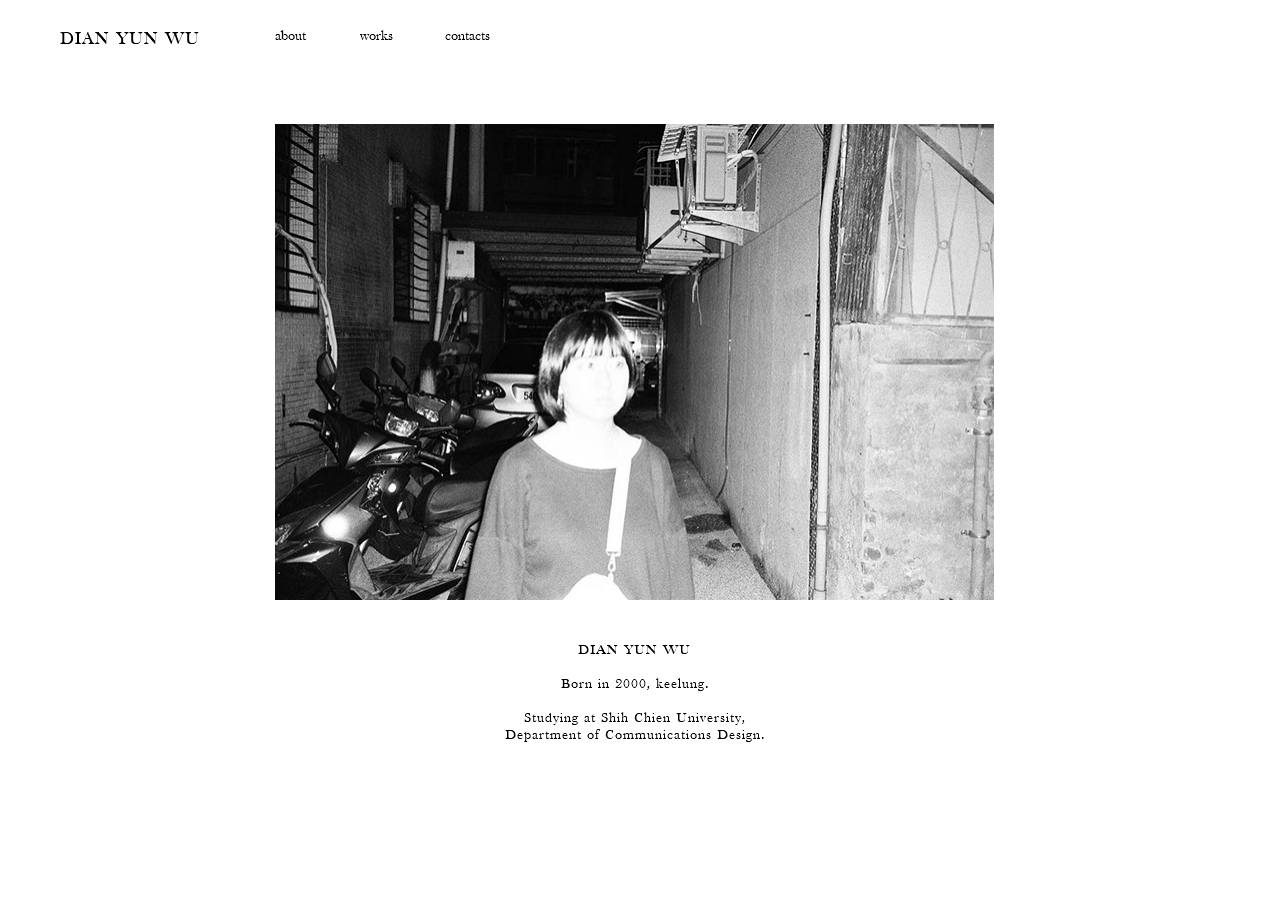
<file: about.html>
<!DOCTYPE html>
<html class="nojs html css_verticalspacer" lang="zh-TW">
 <head>

  <meta http-equiv="Content-type" content="text/html;charset=UTF-8"/>
  <meta name="generator" content="2018.1.1.386"/>
  
  <script type="text/javascript">
   // Update the 'nojs'/'js' class on the html node
document.documentElement.className = document.documentElement.className.replace(/\bnojs\b/g, 'js');

// Check that all required assets are uploaded and up-to-date
if(typeof Muse == "undefined") window.Muse = {}; window.Muse.assets = {"required":["museutils.js", "museconfig.js", "jquery.watch.js", "require.js", "about.css"], "outOfDate":[]};
</script>
  
  <link rel="shortcut icon" href="images/favicon.ico?crc=326028673"/>
  <title>about</title>
  <!-- CSS -->
  <link rel="stylesheet" type="text/css" href="css/site_global.css?crc=444006867"/>
  <link rel="stylesheet" type="text/css" href="css/about.css?crc=131323202" id="pagesheet"/>
   </head>
 <body>

  <div class="clearfix" id="page"><!-- group -->
   <a class="nonblock nontext grpelem" id="u1018-4" href="index.html"><!-- rasterized frame --><img id="u1018-4_img" alt="DIAN YUN WU" width="153" height="22" src="images/u1018-4.png?crc=3842711358"/></a>
   <div class="clearfix grpelem" id="ppu6386-4"><!-- column -->
    <div class="clearfix colelem" id="pu6386-4"><!-- group -->
     <a class="nonblock nontext MuseLinkActive grpelem" id="u6386-4" href="about.html"><!-- rasterized frame --><img id="u6386-4_img" alt="about" width="32" height="22" src="images/u6386-4-a.png?crc=3783734048"/></a>
     <a class="nonblock nontext grpelem" id="u6385-4" href="work.html"><!-- rasterized frame --><img id="u6385-4_img" alt="works" width="33" height="22" src="images/u6385-4.png?crc=55144272"/></a>
     <a class="nonblock nontext grpelem" id="u6384-4" href="contacts.html"><!-- rasterized frame --><img id="u6384-4_img" alt="contacts" width="46" height="22" src="images/u6384-4.png?crc=3814553318"/></a>
    </div>
    <div class="clip_frame colelem" id="u1104"><!-- image -->
     <img class="block" id="u1104_img" src="images/000012610003.jpg?crc=73129159" alt="" width="719" height="476"/>
    </div>
    <img class="colelem" id="u1130-14" alt="DIAN YUN WU Born in 2000, keelung. Studying at Shih Chien University, Department of Communications Design. " width="282" height="212" src="images/u1130-14.png?crc=3837015390"/><!-- rasterized frame -->
   </div>
   <div class="verticalspacer" data-offset-top="854" data-content-above-spacer="853" data-content-below-spacer="61"></div>
  </div>
  <!-- Other scripts -->
  <script type="text/javascript">
   // Decide whether to suppress missing file error or not based on preference setting
var suppressMissingFileError = false
</script>
  <script type="text/javascript">
   window.Muse.assets.check=function(c){if(!window.Muse.assets.checked){window.Muse.assets.checked=!0;var b={},d=function(a,b){if(window.getComputedStyle){var c=window.getComputedStyle(a,null);return c&&c.getPropertyValue(b)||c&&c[b]||""}if(document.documentElement.currentStyle)return(c=a.currentStyle)&&c[b]||a.style&&a.style[b]||"";return""},a=function(a){if(a.match(/^rgb/))return a=a.replace(/\s+/g,"").match(/([\d\,]+)/gi)[0].split(","),(parseInt(a[0])<<16)+(parseInt(a[1])<<8)+parseInt(a[2]);if(a.match(/^\#/))return parseInt(a.substr(1),
16);return 0},f=function(f){for(var g=document.getElementsByTagName("link"),j=0;j<g.length;j++)if("text/css"==g[j].type){var l=(g[j].href||"").match(/\/?css\/([\w\-]+\.css)\?crc=(\d+)/);if(!l||!l[1]||!l[2])break;b[l[1]]=l[2]}g=document.createElement("div");g.className="version";g.style.cssText="display:none; width:1px; height:1px;";document.getElementsByTagName("body")[0].appendChild(g);for(j=0;j<Muse.assets.required.length;){var l=Muse.assets.required[j],k=l.match(/([\w\-\.]+)\.(\w+)$/),i=k&&k[1]?
k[1]:null,k=k&&k[2]?k[2]:null;switch(k.toLowerCase()){case "css":i=i.replace(/\W/gi,"_").replace(/^([^a-z])/gi,"_$1");g.className+=" "+i;i=a(d(g,"color"));k=a(d(g,"backgroundColor"));i!=0||k!=0?(Muse.assets.required.splice(j,1),"undefined"!=typeof b[l]&&(i!=b[l]>>>24||k!=(b[l]&16777215))&&Muse.assets.outOfDate.push(l)):j++;g.className="version";break;case "js":j++;break;default:throw Error("Unsupported file type: "+k);}}c?c().jquery!="1.8.3"&&Muse.assets.outOfDate.push("jquery-1.8.3.min.js"):Muse.assets.required.push("jquery-1.8.3.min.js");
g.parentNode.removeChild(g);if(Muse.assets.outOfDate.length||Muse.assets.required.length)g="伺服器上的某些檔案可能遺失或不正確。請清除瀏覽器快取後再試一次。若問題持續發生，請聯絡網站作者。",f&&Muse.assets.outOfDate.length&&(g+="\nOut of date: "+Muse.assets.outOfDate.join(",")),f&&Muse.assets.required.length&&(g+="\nMissing: "+Muse.assets.required.join(",")),suppressMissingFileError?(g+="\nUse SuppressMissingFileError key in AppPrefs.xml to show missing file error pop up.",console.log(g)):alert(g)};location&&location.search&&location.search.match&&location.search.match(/muse_debug/gi)?
setTimeout(function(){f(!0)},5E3):f()}};
var muse_init=function(){require.config({baseUrl:""});require(["jquery","museutils","whatinput","jquery.watch"],function(c){var $ = c;$(document).ready(function(){try{
window.Muse.assets.check($);/* body */
Muse.Utils.transformMarkupToFixBrowserProblemsPreInit();/* body */
Muse.Utils.prepHyperlinks(true);/* body */
Muse.Utils.makeButtonsVisibleAfterSettingMinWidth();/* body */
Muse.Utils.fullPage('#page');/* 100% height page */
Muse.Utils.showWidgetsWhenReady();/* body */
Muse.Utils.transformMarkupToFixBrowserProblems();/* body */
}catch(b){if(b&&"function"==typeof b.notify?b.notify():Muse.Assert.fail("Error calling selector function: "+b),false)throw b;}})})};

</script>
  <!-- RequireJS script -->
  <script src="scripts/require.js?crc=4177726516" type="text/javascript" async data-main="scripts/museconfig.js?crc=128606099" onload="if (requirejs) requirejs.onError = function(requireType, requireModule) { if (requireType && requireType.toString && requireType.toString().indexOf && 0 <= requireType.toString().indexOf('#scripterror')) window.Muse.assets.check(); }" onerror="window.Muse.assets.check();"></script>
   </body>
</html>
</file>
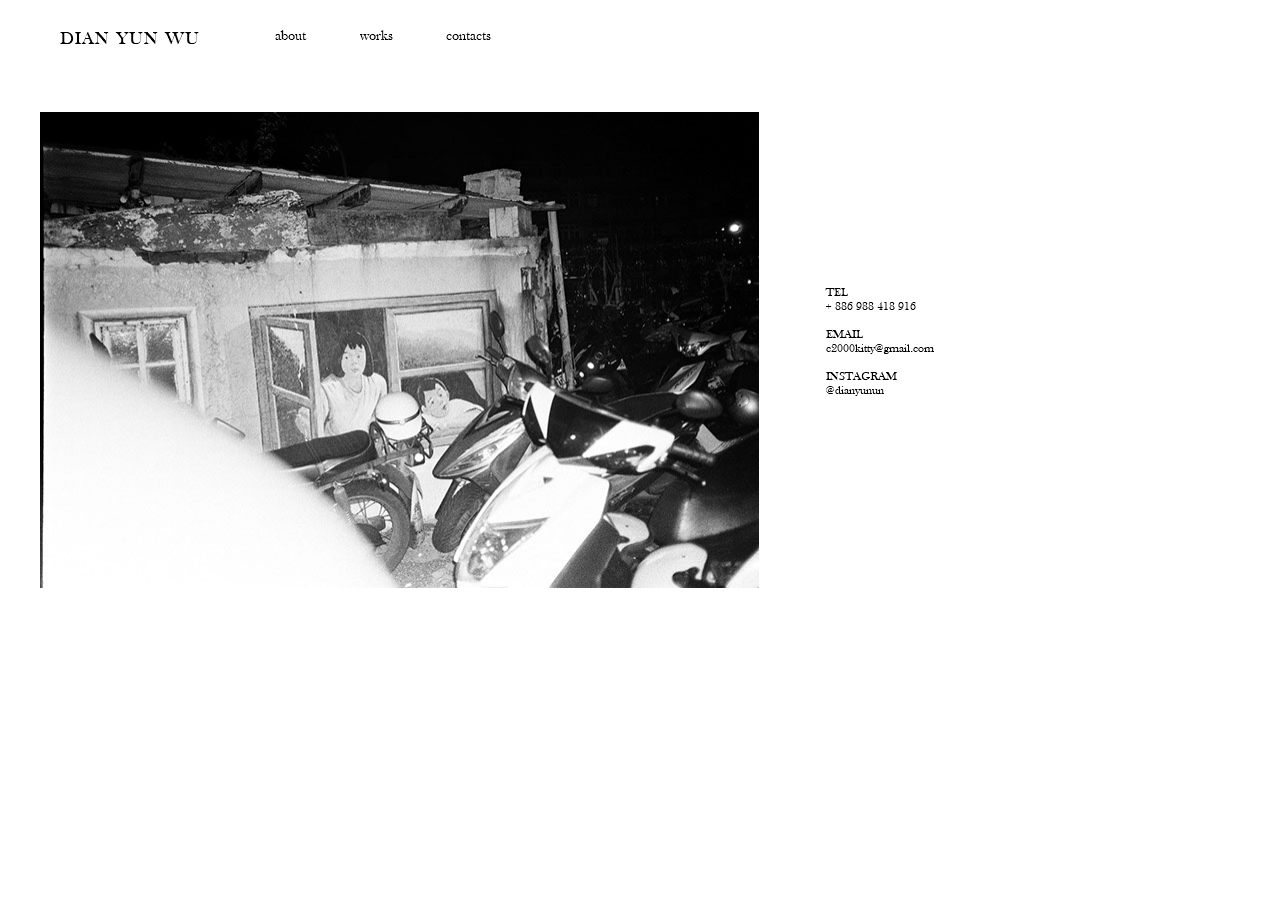
<file: contacts.html>
<!DOCTYPE html>
<html class="nojs html css_verticalspacer" lang="zh-TW">
 <head>

  <meta http-equiv="Content-type" content="text/html;charset=UTF-8"/>
  <meta name="generator" content="2018.1.1.386"/>
  
  <script type="text/javascript">
   // Update the 'nojs'/'js' class on the html node
document.documentElement.className = document.documentElement.className.replace(/\bnojs\b/g, 'js');

// Check that all required assets are uploaded and up-to-date
if(typeof Muse == "undefined") window.Muse = {}; window.Muse.assets = {"required":["museutils.js", "museconfig.js", "jquery.watch.js", "require.js", "contacts.css"], "outOfDate":[]};
</script>
  
  <link rel="shortcut icon" href="images/favicon.ico?crc=326028673"/>
  <title>contacts</title>
  <!-- CSS -->
  <link rel="stylesheet" type="text/css" href="css/site_global.css?crc=444006867"/>
  <link rel="stylesheet" type="text/css" href="css/contacts.css?crc=3898757708" id="pagesheet"/>
   </head>
 <body>

  <div class="clearfix" id="page"><!-- group -->
   <div class="clearfix grpelem" id="ppu1054-4"><!-- column -->
    <div class="clearfix colelem" id="pu1054-4"><!-- group -->
     <a class="nonblock nontext grpelem" id="u1054-4" href="index.html"><!-- rasterized frame --><img id="u1054-4_img" alt="DIAN YUN WU" width="153" height="22" src="images/u1054-4.png?crc=3842711358"/></a>
     <a class="nonblock nontext grpelem" id="u6404-4" href="about.html"><!-- rasterized frame --><img id="u6404-4_img" alt="about" width="32" height="22" src="images/u6404-4.png?crc=3783734048"/></a>
     <a class="nonblock nontext grpelem" id="u6403-4" href="work.html"><!-- rasterized frame --><img id="u6403-4_img" alt="works" width="33" height="22" src="images/u6403-4.png?crc=55144272"/></a>
     <a class="nonblock nontext MuseLinkActive grpelem" id="u6402-4" href="contacts.html"><!-- rasterized frame --><img id="u6402-4_img" alt="contacts" width="46" height="22" src="images/u6402-4-a.png?crc=3814553318"/></a>
    </div>
    <div class="clip_frame colelem" id="u1111"><!-- image -->
     <img class="block" id="u1111_img" src="images/000012610022719x476.jpg?crc=161016365" alt="" width="719" height="476"/>
    </div>
   </div>
   <img class="grpelem" id="u1070-17" alt="TEL + 886 988 418 916 EMAIL c2000kitty@gmail.com INSTAGRAM @dianyunun " width="112" height="129" src="images/u1070-17.png?crc=383680622"/><!-- rasterized frame -->
   <div class="verticalspacer" data-offset-top="588" data-content-above-spacer="587" data-content-below-spacer="61"></div>
  </div>
  <!-- Other scripts -->
  <script type="text/javascript">
   // Decide whether to suppress missing file error or not based on preference setting
var suppressMissingFileError = false
</script>
  <script type="text/javascript">
   window.Muse.assets.check=function(c){if(!window.Muse.assets.checked){window.Muse.assets.checked=!0;var b={},d=function(a,b){if(window.getComputedStyle){var c=window.getComputedStyle(a,null);return c&&c.getPropertyValue(b)||c&&c[b]||""}if(document.documentElement.currentStyle)return(c=a.currentStyle)&&c[b]||a.style&&a.style[b]||"";return""},a=function(a){if(a.match(/^rgb/))return a=a.replace(/\s+/g,"").match(/([\d\,]+)/gi)[0].split(","),(parseInt(a[0])<<16)+(parseInt(a[1])<<8)+parseInt(a[2]);if(a.match(/^\#/))return parseInt(a.substr(1),
16);return 0},f=function(f){for(var g=document.getElementsByTagName("link"),j=0;j<g.length;j++)if("text/css"==g[j].type){var l=(g[j].href||"").match(/\/?css\/([\w\-]+\.css)\?crc=(\d+)/);if(!l||!l[1]||!l[2])break;b[l[1]]=l[2]}g=document.createElement("div");g.className="version";g.style.cssText="display:none; width:1px; height:1px;";document.getElementsByTagName("body")[0].appendChild(g);for(j=0;j<Muse.assets.required.length;){var l=Muse.assets.required[j],k=l.match(/([\w\-\.]+)\.(\w+)$/),i=k&&k[1]?
k[1]:null,k=k&&k[2]?k[2]:null;switch(k.toLowerCase()){case "css":i=i.replace(/\W/gi,"_").replace(/^([^a-z])/gi,"_$1");g.className+=" "+i;i=a(d(g,"color"));k=a(d(g,"backgroundColor"));i!=0||k!=0?(Muse.assets.required.splice(j,1),"undefined"!=typeof b[l]&&(i!=b[l]>>>24||k!=(b[l]&16777215))&&Muse.assets.outOfDate.push(l)):j++;g.className="version";break;case "js":j++;break;default:throw Error("Unsupported file type: "+k);}}c?c().jquery!="1.8.3"&&Muse.assets.outOfDate.push("jquery-1.8.3.min.js"):Muse.assets.required.push("jquery-1.8.3.min.js");
g.parentNode.removeChild(g);if(Muse.assets.outOfDate.length||Muse.assets.required.length)g="伺服器上的某些檔案可能遺失或不正確。請清除瀏覽器快取後再試一次。若問題持續發生，請聯絡網站作者。",f&&Muse.assets.outOfDate.length&&(g+="\nOut of date: "+Muse.assets.outOfDate.join(",")),f&&Muse.assets.required.length&&(g+="\nMissing: "+Muse.assets.required.join(",")),suppressMissingFileError?(g+="\nUse SuppressMissingFileError key in AppPrefs.xml to show missing file error pop up.",console.log(g)):alert(g)};location&&location.search&&location.search.match&&location.search.match(/muse_debug/gi)?
setTimeout(function(){f(!0)},5E3):f()}};
var muse_init=function(){require.config({baseUrl:""});require(["jquery","museutils","whatinput","jquery.watch"],function(c){var $ = c;$(document).ready(function(){try{
window.Muse.assets.check($);/* body */
Muse.Utils.transformMarkupToFixBrowserProblemsPreInit();/* body */
Muse.Utils.prepHyperlinks(true);/* body */
Muse.Utils.makeButtonsVisibleAfterSettingMinWidth();/* body */
Muse.Utils.fullPage('#page');/* 100% height page */
Muse.Utils.showWidgetsWhenReady();/* body */
Muse.Utils.transformMarkupToFixBrowserProblems();/* body */
}catch(b){if(b&&"function"==typeof b.notify?b.notify():Muse.Assert.fail("Error calling selector function: "+b),false)throw b;}})})};

</script>
  <!-- RequireJS script -->
  <script src="scripts/require.js?crc=4177726516" type="text/javascript" async data-main="scripts/museconfig.js?crc=128606099" onload="if (requirejs) requirejs.onError = function(requireType, requireModule) { if (requireType && requireType.toString && requireType.toString().indexOf && 0 <= requireType.toString().indexOf('#scripterror')) window.Muse.assets.check(); }" onerror="window.Muse.assets.check();"></script>
   </body>
</html>
</file>
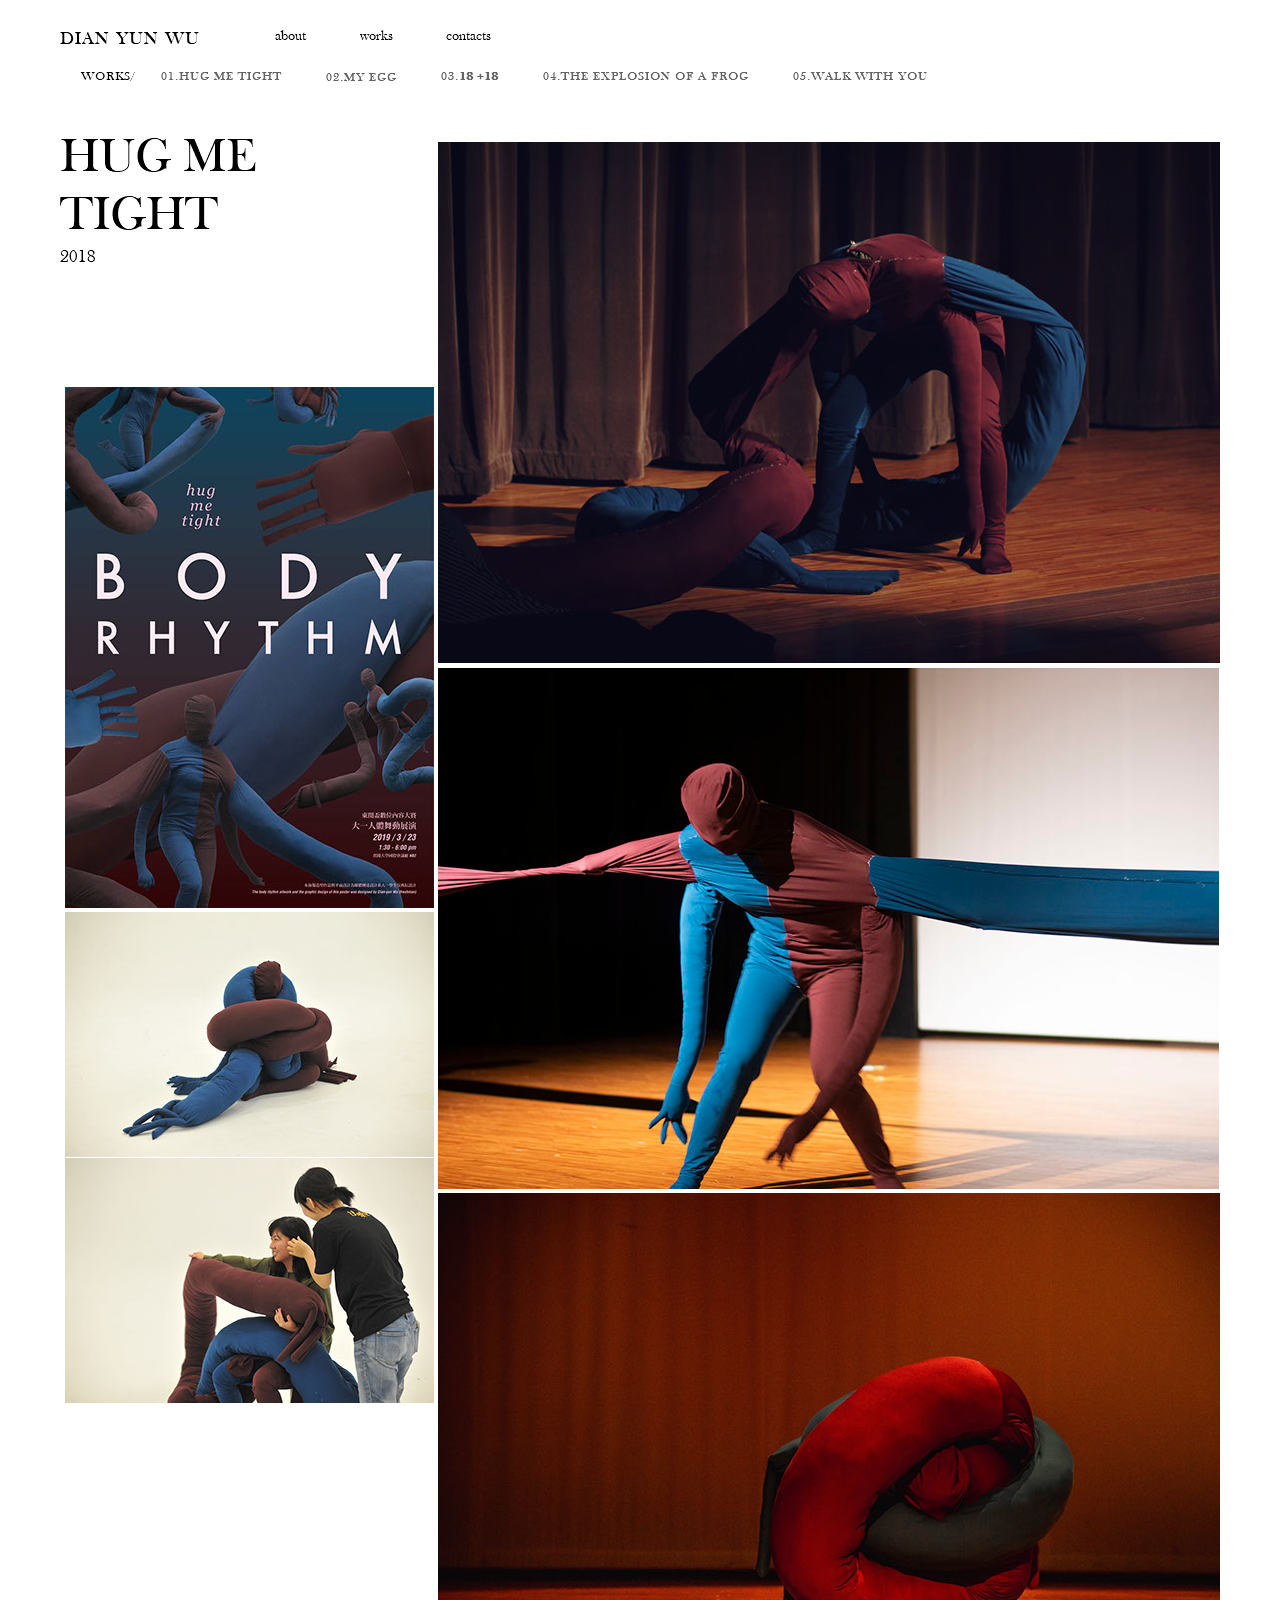
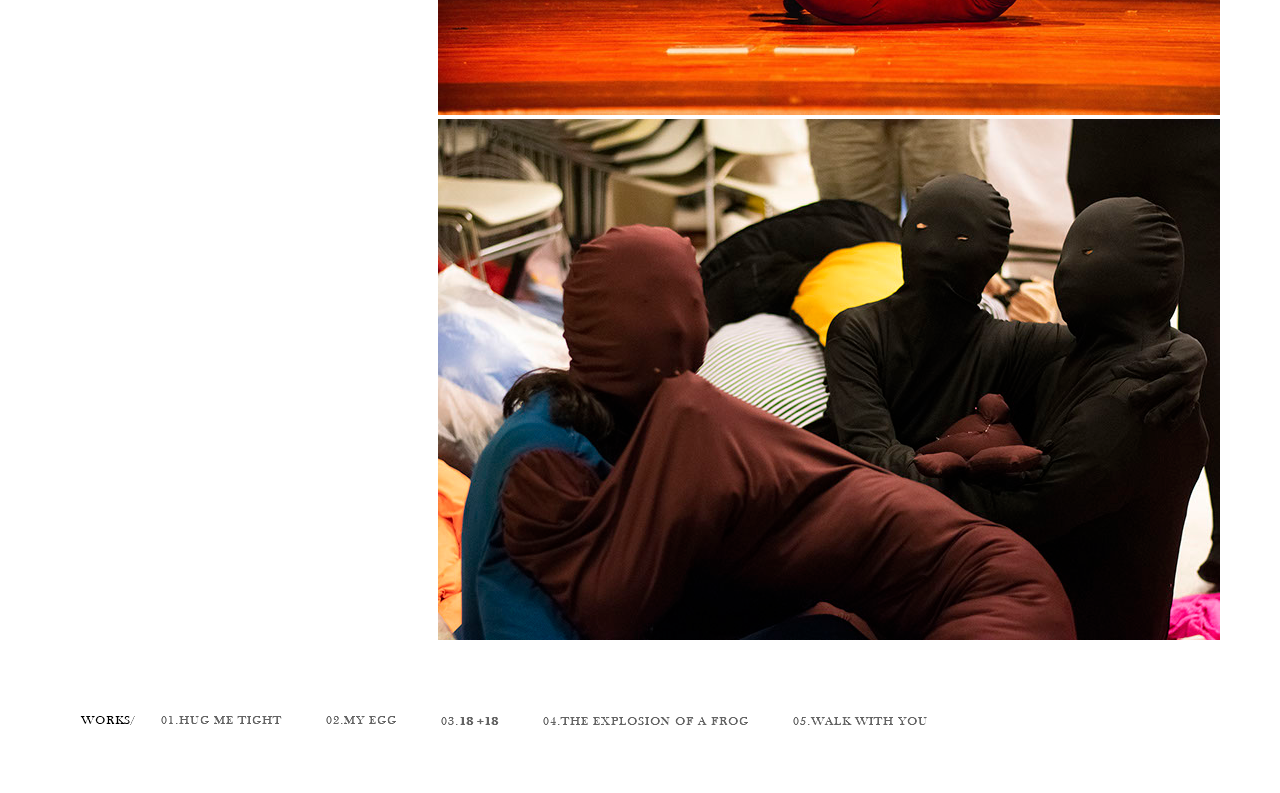
<file: hug-me-tight.html>
<!DOCTYPE html>
<html class="nojs html css_verticalspacer" lang="zh-TW">
 <head>

  <meta http-equiv="Content-type" content="text/html;charset=UTF-8"/>
  <meta name="generator" content="2018.1.1.386"/>
  
  <script type="text/javascript">
   // Update the 'nojs'/'js' class on the html node
document.documentElement.className = document.documentElement.className.replace(/\bnojs\b/g, 'js');

// Check that all required assets are uploaded and up-to-date
if(typeof Muse == "undefined") window.Muse = {}; window.Muse.assets = {"required":["museutils.js", "museconfig.js", "jquery.watch.js", "require.js", "hug-me-tight.css"], "outOfDate":[]};
</script>
  
  <link rel="shortcut icon" href="images/favicon.ico?crc=326028673"/>
  <title>hug me tight</title>
  <!-- CSS -->
  <link rel="stylesheet" type="text/css" href="css/site_global.css?crc=444006867"/>
  <link rel="stylesheet" type="text/css" href="css/hug-me-tight.css?crc=339002613" id="pagesheet"/>
   </head>
 <body>

  <div class="clearfix" id="page"><!-- group -->
   <div class="clearfix grpelem" id="ppu1229-4"><!-- column -->
    <div class="clearfix colelem" id="pu1229-4"><!-- group -->
     <a class="nonblock nontext grpelem" id="u1229-4" href="index.html"><!-- rasterized frame --><img id="u1229-4_img" alt="DIAN YUN WU" width="153" height="22" src="images/u1229-4.png?crc=3842711358"/></a>
     <a class="nonblock nontext grpelem" id="u6413-4" href="about.html"><!-- rasterized frame --><img id="u6413-4_img" alt="about" width="32" height="22" src="images/u6413-4.png?crc=3783734048"/></a>
     <a class="nonblock nontext grpelem" id="u6412-4" href="work.html"><!-- rasterized frame --><img id="u6412-4_img" alt="works" width="33" height="22" src="images/u6412-4.png?crc=55144272"/></a>
    </div>
    <div class="clearfix colelem" id="pu5770-4"><!-- group -->
     <img class="grpelem" id="u5770-4" alt="WORKS/" width="57" height="16" src="images/u5770-4.png?crc=114231979"/><!-- rasterized frame -->
     <a class="nonblock nontext MuseLinkActive grpelem" id="u5766-4" href="hug-me-tight.html"><!-- rasterized frame --><img id="u5766-4_img" alt="01.HUG ME TIGHT" width="121" height="16" src="images/u5766-4-a.png?crc=4158853646"/></a>
     <a class="nonblock nontext grpelem" id="u5768-4" href="my-egg.html"><!-- rasterized frame --><img id="u5768-4_img" alt="02.MY EGG" width="71" height="16" src="images/u5768-4.png?crc=3762943743"/></a>
    </div>
    <img class="colelem" id="u1289-6" alt="HUG ME TIGHT" width="202" height="116" src="images/u1289-6.png?crc=5478299"/><!-- rasterized frame -->
    <img class="colelem" id="u1292-4" alt="2018" width="36" height="22" src="images/u1292-4.png?crc=3782161981"/><!-- rasterized frame -->
    <div class="clip_frame colelem" id="u1355"><!-- image -->
     <img class="block" id="u1355_img" src="images/s__37019654.jpg?crc=79877971" alt="" width="369" height="521"/>
    </div>
    <div class="clip_frame colelem" id="u1362"><!-- image -->
     <img class="block" id="u1362_img" src="images/s__37019655.jpg?crc=223811528" alt="" width="369" height="245"/>
    </div>
    <div class="clip_frame colelem" id="u1369"><!-- image -->
     <img class="block" id="u1369_img" src="images/s__37019656.jpg?crc=509443274" alt="" width="369" height="245"/>
    </div>
    <div class="clearfix colelem" id="pu6485-4"><!-- group -->
     <img class="grpelem" id="u6485-4" alt="WORKS/" width="57" height="16" src="images/u6485-4.png?crc=114231979"/><!-- rasterized frame -->
     <a class="nonblock nontext MuseLinkActive grpelem" id="u6490-4" href="hug-me-tight.html"><!-- rasterized frame --><img id="u6490-4_img" alt="01.HUG ME TIGHT" width="121" height="16" src="images/u6490-4-a.png?crc=4158853646"/></a>
     <a class="nonblock nontext grpelem" id="u6494-4" href="my-egg.html"><!-- rasterized frame --><img id="u6494-4_img" alt="02.MY EGG" width="71" height="16" src="images/u6494-4.png?crc=3762943743"/></a>
    </div>
   </div>
   <div class="clearfix grpelem" id="pu6411-4"><!-- column -->
    <a class="nonblock nontext colelem" id="u6411-4" href="contacts.html"><!-- rasterized frame --><img id="u6411-4_img" alt="contacts" width="46" height="22" src="images/u6411-4.png?crc=3814553318"/></a>
    <div class="clearfix colelem" id="pu5769-5"><!-- group -->
     <a class="nonblock nontext grpelem" id="u5769-5" href="18.html"><!-- rasterized frame --><img id="u5769-5_img" alt="03.18 +18" width="58" height="16" src="images/u5769-5.png?crc=4171647750"/></a>
     <a class="nonblock nontext grpelem" id="u5771-4" href="the-explosion-of-a-frog.html"><!-- rasterized frame --><img id="u5771-4_img" alt="04.THE EXPLOSION OF A FROG" width="206" height="16" src="images/u5771-4.png?crc=307000350"/></a>
     <a class="nonblock nontext grpelem" id="u5767-4" href="walk-with-you.html"><!-- rasterized frame --><img id="u5767-4_img" alt="05.WALK WITH YOU" width="135" height="16" src="images/u5767-4.png?crc=4167131482"/></a>
    </div>
    <div class="clip_frame colelem" id="u1333"><!-- image -->
     <img class="block" id="u1333_img" src="images/s__36995078.jpg?crc=330124424" alt="" width="782" height="521"/>
    </div>
    <div class="clip_frame colelem" id="u1341"><!-- image -->
     <img class="block" id="u1341_img" src="images/s__37019651.jpg?crc=3914472482" alt="" width="781" height="521"/>
    </div>
    <div class="clip_frame colelem" id="u1376"><!-- image -->
     <img class="block" id="u1376_img" src="images/s__37019657.jpg?crc=4016786240" alt="" width="782" height="522"/>
    </div>
    <div class="clip_frame colelem" id="u1348"><!-- image -->
     <img class="block" id="u1348_img" src="images/s__37019653.jpg?crc=347212732" alt="" width="782" height="521"/>
    </div>
    <div class="clearfix colelem" id="pu6498-5"><!-- group -->
     <a class="nonblock nontext grpelem" id="u6498-5" href="18.html"><!-- rasterized frame --><img id="u6498-5_img" alt="03.18 +18" width="58" height="16" src="images/u6498-5.png?crc=4171647750"/></a>
     <a class="nonblock nontext grpelem" id="u6502-4" href="the-explosion-of-a-frog.html"><!-- rasterized frame --><img id="u6502-4_img" alt="04.THE EXPLOSION OF A FROG" width="206" height="16" src="images/u6502-4.png?crc=307000350"/></a>
     <a class="nonblock nontext grpelem" id="u6506-4" href="walk-with-you.html"><!-- rasterized frame --><img id="u6506-4_img" alt="05.WALK WITH YOU" width="135" height="16" src="images/u6506-4.png?crc=4167131482"/></a>
    </div>
   </div>
   <div class="verticalspacer" data-offset-top="2330" data-content-above-spacer="2330" data-content-below-spacer="61"></div>
  </div>
  <!-- Other scripts -->
  <script type="text/javascript">
   // Decide whether to suppress missing file error or not based on preference setting
var suppressMissingFileError = false
</script>
  <script type="text/javascript">
   window.Muse.assets.check=function(c){if(!window.Muse.assets.checked){window.Muse.assets.checked=!0;var b={},d=function(a,b){if(window.getComputedStyle){var c=window.getComputedStyle(a,null);return c&&c.getPropertyValue(b)||c&&c[b]||""}if(document.documentElement.currentStyle)return(c=a.currentStyle)&&c[b]||a.style&&a.style[b]||"";return""},a=function(a){if(a.match(/^rgb/))return a=a.replace(/\s+/g,"").match(/([\d\,]+)/gi)[0].split(","),(parseInt(a[0])<<16)+(parseInt(a[1])<<8)+parseInt(a[2]);if(a.match(/^\#/))return parseInt(a.substr(1),
16);return 0},f=function(f){for(var g=document.getElementsByTagName("link"),j=0;j<g.length;j++)if("text/css"==g[j].type){var l=(g[j].href||"").match(/\/?css\/([\w\-]+\.css)\?crc=(\d+)/);if(!l||!l[1]||!l[2])break;b[l[1]]=l[2]}g=document.createElement("div");g.className="version";g.style.cssText="display:none; width:1px; height:1px;";document.getElementsByTagName("body")[0].appendChild(g);for(j=0;j<Muse.assets.required.length;){var l=Muse.assets.required[j],k=l.match(/([\w\-\.]+)\.(\w+)$/),i=k&&k[1]?
k[1]:null,k=k&&k[2]?k[2]:null;switch(k.toLowerCase()){case "css":i=i.replace(/\W/gi,"_").replace(/^([^a-z])/gi,"_$1");g.className+=" "+i;i=a(d(g,"color"));k=a(d(g,"backgroundColor"));i!=0||k!=0?(Muse.assets.required.splice(j,1),"undefined"!=typeof b[l]&&(i!=b[l]>>>24||k!=(b[l]&16777215))&&Muse.assets.outOfDate.push(l)):j++;g.className="version";break;case "js":j++;break;default:throw Error("Unsupported file type: "+k);}}c?c().jquery!="1.8.3"&&Muse.assets.outOfDate.push("jquery-1.8.3.min.js"):Muse.assets.required.push("jquery-1.8.3.min.js");
g.parentNode.removeChild(g);if(Muse.assets.outOfDate.length||Muse.assets.required.length)g="伺服器上的某些檔案可能遺失或不正確。請清除瀏覽器快取後再試一次。若問題持續發生，請聯絡網站作者。",f&&Muse.assets.outOfDate.length&&(g+="\nOut of date: "+Muse.assets.outOfDate.join(",")),f&&Muse.assets.required.length&&(g+="\nMissing: "+Muse.assets.required.join(",")),suppressMissingFileError?(g+="\nUse SuppressMissingFileError key in AppPrefs.xml to show missing file error pop up.",console.log(g)):alert(g)};location&&location.search&&location.search.match&&location.search.match(/muse_debug/gi)?
setTimeout(function(){f(!0)},5E3):f()}};
var muse_init=function(){require.config({baseUrl:""});require(["jquery","museutils","whatinput","jquery.watch"],function(c){var $ = c;$(document).ready(function(){try{
window.Muse.assets.check($);/* body */
Muse.Utils.transformMarkupToFixBrowserProblemsPreInit();/* body */
Muse.Utils.prepHyperlinks(true);/* body */
Muse.Utils.makeButtonsVisibleAfterSettingMinWidth();/* body */
Muse.Utils.fullPage('#page');/* 100% height page */
Muse.Utils.showWidgetsWhenReady();/* body */
Muse.Utils.transformMarkupToFixBrowserProblems();/* body */
}catch(b){if(b&&"function"==typeof b.notify?b.notify():Muse.Assert.fail("Error calling selector function: "+b),false)throw b;}})})};

</script>
  <!-- RequireJS script -->
  <script src="scripts/require.js?crc=4177726516" type="text/javascript" async data-main="scripts/museconfig.js?crc=128606099" onload="if (requirejs) requirejs.onError = function(requireType, requireModule) { if (requireType && requireType.toString && requireType.toString().indexOf && 0 <= requireType.toString().indexOf('#scripterror')) window.Muse.assets.check(); }" onerror="window.Muse.assets.check();"></script>
   </body>
</html>
</file>
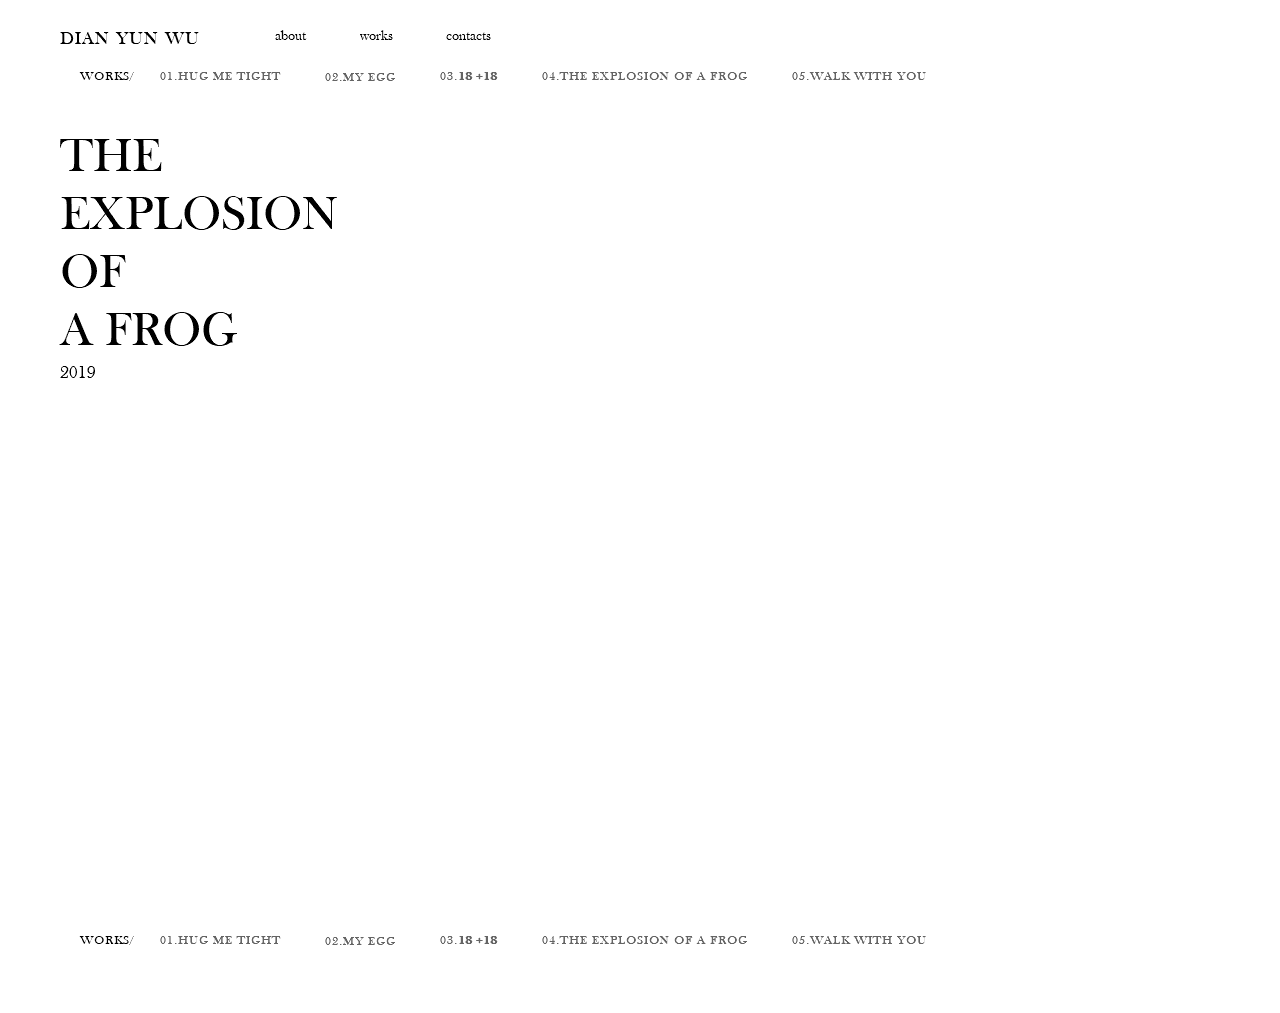
<file: the-explosion-of-a-frog.html>
<!DOCTYPE html>
<html class="nojs html css_verticalspacer" lang="zh-TW">
 <head>

  <meta http-equiv="Content-type" content="text/html;charset=UTF-8"/>
  <meta name="generator" content="2018.1.1.386"/>
  
  <script type="text/javascript">
   // Update the 'nojs'/'js' class on the html node
document.documentElement.className = document.documentElement.className.replace(/\bnojs\b/g, 'js');

// Check that all required assets are uploaded and up-to-date
if(typeof Muse == "undefined") window.Muse = {}; window.Muse.assets = {"required":["museutils.js", "museconfig.js", "jquery.watch.js", "require.js", "the-explosion-of-a-frog.css"], "outOfDate":[]};
</script>
  
  <link rel="shortcut icon" href="images/favicon.ico?crc=326028673"/>
  <title>the explosion of a frog</title>
  <!-- CSS -->
  <link rel="stylesheet" type="text/css" href="css/site_global.css?crc=444006867"/>
  <link rel="stylesheet" type="text/css" href="css/the-explosion-of-a-frog.css?crc=4012520981" id="pagesheet"/>
   </head>
 <body>

  <div class="clearfix" id="page"><!-- group -->
   <div class="clearfix grpelem" id="ppu1265-4"><!-- column -->
    <div class="clearfix colelem" id="pu1265-4"><!-- group -->
     <a class="nonblock nontext grpelem" id="u1265-4" href="index.html"><!-- rasterized frame --><img id="u1265-4_img" alt="DIAN YUN WU" width="153" height="22" src="images/u1265-4.png?crc=3842711358"/></a>
     <a class="nonblock nontext grpelem" id="u6440-4" href="about.html"><!-- rasterized frame --><img id="u6440-4_img" alt="about" width="32" height="22" src="images/u6440-4.png?crc=3783734048"/></a>
     <a class="nonblock nontext grpelem" id="u6439-4" href="work.html"><!-- rasterized frame --><img id="u6439-4_img" alt="works" width="33" height="22" src="images/u6439-4.png?crc=55144272"/></a>
     <a class="nonblock nontext grpelem" id="u6438-4" href="contacts.html"><!-- rasterized frame --><img id="u6438-4_img" alt="contacts" width="46" height="22" src="images/u6438-4.png?crc=3814553318"/></a>
    </div>
    <div class="clearfix colelem" id="pu5734-4"><!-- group -->
     <img class="grpelem" id="u5734-4" alt="WORKS/" width="57" height="16" src="images/u5734-4.png?crc=114231979"/><!-- rasterized frame -->
     <a class="nonblock nontext grpelem" id="u5730-4" href="hug-me-tight.html"><!-- rasterized frame --><img id="u5730-4_img" alt="01.HUG ME TIGHT" width="121" height="16" src="images/u5730-4.png?crc=4158853646"/></a>
     <a class="nonblock nontext grpelem" id="u5732-4" href="my-egg.html"><!-- rasterized frame --><img id="u5732-4_img" alt="02.MY EGG" width="71" height="16" src="images/u5732-4.png?crc=3762943743"/></a>
     <a class="nonblock nontext grpelem" id="u5733-5" href="18.html"><!-- rasterized frame --><img id="u5733-5_img" alt="03.18 +18" width="58" height="16" src="images/u5733-5.png?crc=4171647750"/></a>
     <a class="nonblock nontext MuseLinkActive grpelem" id="u5735-4" href="the-explosion-of-a-frog.html"><!-- rasterized frame --><img id="u5735-4_img" alt="04.THE EXPLOSION OF A FROG" width="206" height="16" src="images/u5735-4-a.png?crc=307000350"/></a>
    </div>
    <img class="colelem" id="u1307-8" alt="THE EXPLOSION OF A FROG" width="282" height="232" src="images/u1307-8.png?crc=3866122197"/><!-- rasterized frame -->
    <img class="colelem" id="u1308-4" alt="2019" width="36" height="22" src="images/u1308-4.png?crc=4038418491"/><!-- rasterized frame -->
    <div class="colelem" id="u5555"><!-- custom html -->
     <iframe width="560" height="315" src="https://www.youtube.com/embed/0dVbOdqqX08" frameborder="0" allow="accelerometer; autoplay; encrypted-media; gyroscope; picture-in-picture" allowfullscreen></iframe>
    </div>
    <div class="clearfix colelem" id="pu6296-4"><!-- group -->
     <img class="grpelem" id="u6296-4" alt="WORKS/" width="57" height="16" src="images/u6296-4.png?crc=114231979"/><!-- rasterized frame -->
     <a class="nonblock nontext grpelem" id="u6299-4" href="hug-me-tight.html"><!-- rasterized frame --><img id="u6299-4_img" alt="01.HUG ME TIGHT" width="121" height="16" src="images/u6299-4.png?crc=4158853646"/></a>
     <a class="nonblock nontext grpelem" id="u6302-4" href="my-egg.html"><!-- rasterized frame --><img id="u6302-4_img" alt="02.MY EGG" width="71" height="16" src="images/u6302-4.png?crc=3762943743"/></a>
     <a class="nonblock nontext grpelem" id="u6305-5" href="18.html"><!-- rasterized frame --><img id="u6305-5_img" alt="03.18 +18" width="58" height="16" src="images/u6305-5.png?crc=4171647750"/></a>
     <a class="nonblock nontext MuseLinkActive grpelem" id="u6308-4" href="the-explosion-of-a-frog.html"><!-- rasterized frame --><img id="u6308-4_img" alt="04.THE EXPLOSION OF A FROG" width="206" height="16" src="images/u6308-4-a.png?crc=307000350"/></a>
    </div>
   </div>
   <div class="clearfix grpelem" id="pu5731-4"><!-- column -->
    <a class="nonblock nontext colelem" id="u5731-4" href="walk-with-you.html"><!-- rasterized frame --><img id="u5731-4_img" alt="05.WALK WITH YOU" width="136" height="16" src="images/u5731-4.png?crc=254075422"/></a>
    <a class="nonblock nontext colelem" id="u6311-4" href="walk-with-you.html"><!-- rasterized frame --><img id="u6311-4_img" alt="05.WALK WITH YOU" width="136" height="16" src="images/u6311-4.png?crc=254075422"/></a>
   </div>
   <div class="verticalspacer" data-offset-top="951" data-content-above-spacer="950" data-content-below-spacer="61"></div>
  </div>
  <!-- Other scripts -->
  <script type="text/javascript">
   // Decide whether to suppress missing file error or not based on preference setting
var suppressMissingFileError = false
</script>
  <script type="text/javascript">
   window.Muse.assets.check=function(c){if(!window.Muse.assets.checked){window.Muse.assets.checked=!0;var b={},d=function(a,b){if(window.getComputedStyle){var c=window.getComputedStyle(a,null);return c&&c.getPropertyValue(b)||c&&c[b]||""}if(document.documentElement.currentStyle)return(c=a.currentStyle)&&c[b]||a.style&&a.style[b]||"";return""},a=function(a){if(a.match(/^rgb/))return a=a.replace(/\s+/g,"").match(/([\d\,]+)/gi)[0].split(","),(parseInt(a[0])<<16)+(parseInt(a[1])<<8)+parseInt(a[2]);if(a.match(/^\#/))return parseInt(a.substr(1),
16);return 0},f=function(f){for(var g=document.getElementsByTagName("link"),j=0;j<g.length;j++)if("text/css"==g[j].type){var l=(g[j].href||"").match(/\/?css\/([\w\-]+\.css)\?crc=(\d+)/);if(!l||!l[1]||!l[2])break;b[l[1]]=l[2]}g=document.createElement("div");g.className="version";g.style.cssText="display:none; width:1px; height:1px;";document.getElementsByTagName("body")[0].appendChild(g);for(j=0;j<Muse.assets.required.length;){var l=Muse.assets.required[j],k=l.match(/([\w\-\.]+)\.(\w+)$/),i=k&&k[1]?
k[1]:null,k=k&&k[2]?k[2]:null;switch(k.toLowerCase()){case "css":i=i.replace(/\W/gi,"_").replace(/^([^a-z])/gi,"_$1");g.className+=" "+i;i=a(d(g,"color"));k=a(d(g,"backgroundColor"));i!=0||k!=0?(Muse.assets.required.splice(j,1),"undefined"!=typeof b[l]&&(i!=b[l]>>>24||k!=(b[l]&16777215))&&Muse.assets.outOfDate.push(l)):j++;g.className="version";break;case "js":j++;break;default:throw Error("Unsupported file type: "+k);}}c?c().jquery!="1.8.3"&&Muse.assets.outOfDate.push("jquery-1.8.3.min.js"):Muse.assets.required.push("jquery-1.8.3.min.js");
g.parentNode.removeChild(g);if(Muse.assets.outOfDate.length||Muse.assets.required.length)g="伺服器上的某些檔案可能遺失或不正確。請清除瀏覽器快取後再試一次。若問題持續發生，請聯絡網站作者。",f&&Muse.assets.outOfDate.length&&(g+="\nOut of date: "+Muse.assets.outOfDate.join(",")),f&&Muse.assets.required.length&&(g+="\nMissing: "+Muse.assets.required.join(",")),suppressMissingFileError?(g+="\nUse SuppressMissingFileError key in AppPrefs.xml to show missing file error pop up.",console.log(g)):alert(g)};location&&location.search&&location.search.match&&location.search.match(/muse_debug/gi)?
setTimeout(function(){f(!0)},5E3):f()}};
var muse_init=function(){require.config({baseUrl:""});require(["jquery","museutils","whatinput","jquery.watch"],function(c){var $ = c;$(document).ready(function(){try{
window.Muse.assets.check($);/* body */
Muse.Utils.transformMarkupToFixBrowserProblemsPreInit();/* body */
Muse.Utils.prepHyperlinks(true);/* body */
Muse.Utils.makeButtonsVisibleAfterSettingMinWidth();/* body */
Muse.Utils.fullPage('#page');/* 100% height page */
Muse.Utils.showWidgetsWhenReady();/* body */
Muse.Utils.transformMarkupToFixBrowserProblems();/* body */
}catch(b){if(b&&"function"==typeof b.notify?b.notify():Muse.Assert.fail("Error calling selector function: "+b),false)throw b;}})})};

</script>
  <!-- RequireJS script -->
  <script src="scripts/require.js?crc=4177726516" type="text/javascript" async data-main="scripts/museconfig.js?crc=128606099" onload="if (requirejs) requirejs.onError = function(requireType, requireModule) { if (requireType && requireType.toString && requireType.toString().indexOf && 0 <= requireType.toString().indexOf('#scripterror')) window.Muse.assets.check(); }" onerror="window.Muse.assets.check();"></script>
   </body>
</html>
</file>
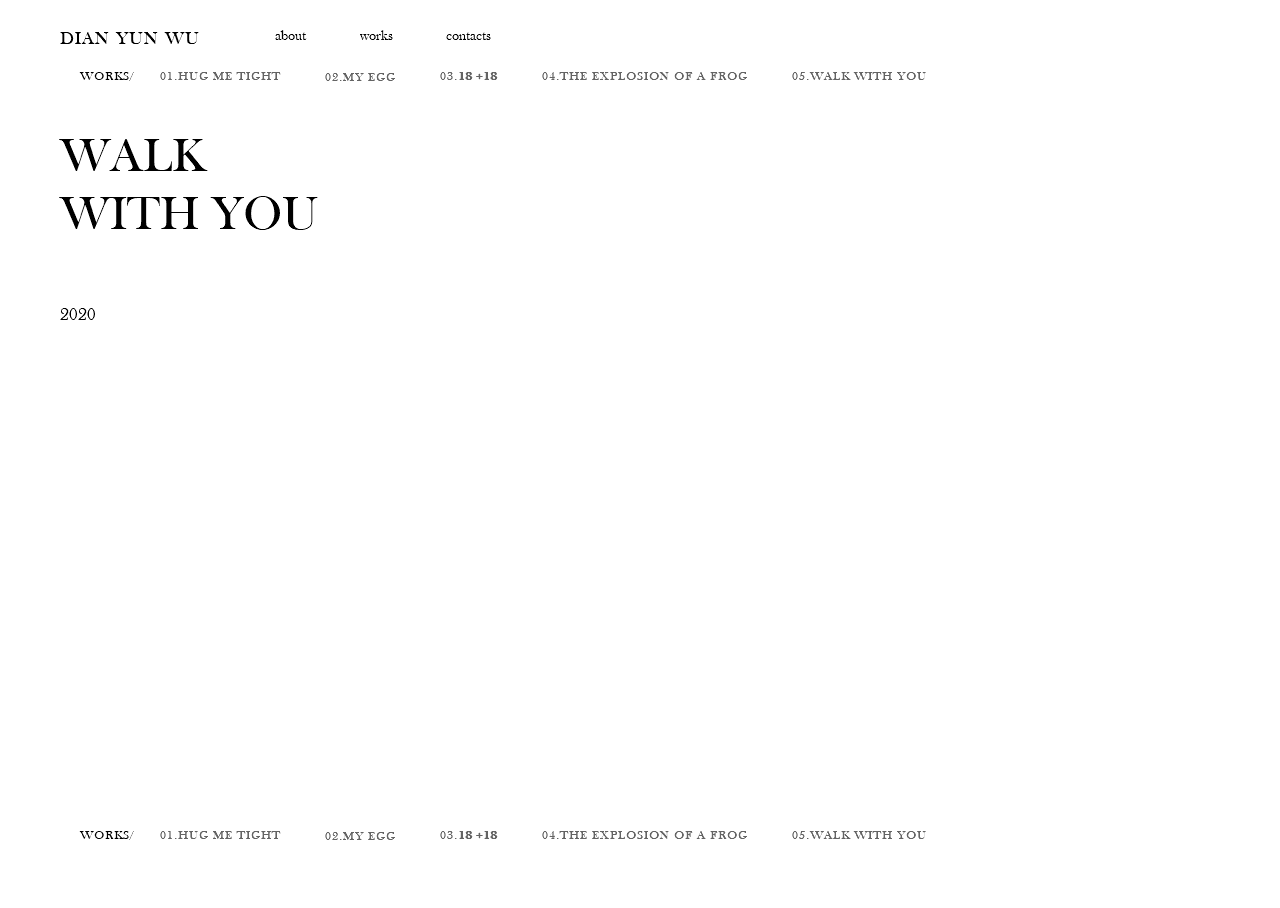
<file: walk-with-you.html>
<!DOCTYPE html>
<html class="nojs html css_verticalspacer" lang="zh-TW">
 <head>

  <meta http-equiv="Content-type" content="text/html;charset=UTF-8"/>
  <meta name="generator" content="2018.1.1.386"/>
  
  <script type="text/javascript">
   // Update the 'nojs'/'js' class on the html node
document.documentElement.className = document.documentElement.className.replace(/\bnojs\b/g, 'js');

// Check that all required assets are uploaded and up-to-date
if(typeof Muse == "undefined") window.Muse = {}; window.Muse.assets = {"required":["museutils.js", "museconfig.js", "jquery.watch.js", "require.js", "walk-with-you.css"], "outOfDate":[]};
</script>
  
  <link rel="shortcut icon" href="images/favicon.ico?crc=326028673"/>
  <title>walk with you</title>
  <!-- CSS -->
  <link rel="stylesheet" type="text/css" href="css/site_global.css?crc=444006867"/>
  <link rel="stylesheet" type="text/css" href="css/walk-with-you.css?crc=326238450" id="pagesheet"/>
   </head>
 <body>

  <div class="clearfix" id="page"><!-- group -->
   <div class="clearfix grpelem" id="ppu1277-4"><!-- column -->
    <div class="clearfix colelem" id="pu1277-4"><!-- group -->
     <a class="nonblock nontext grpelem" id="u1277-4" href="index.html"><!-- rasterized frame --><img id="u1277-4_img" alt="DIAN YUN WU" width="153" height="22" src="images/u1277-4.png?crc=3842711358"/></a>
     <a class="nonblock nontext grpelem" id="u6449-4" href="about.html"><!-- rasterized frame --><img id="u6449-4_img" alt="about" width="32" height="22" src="images/u6449-4.png?crc=3783734048"/></a>
     <a class="nonblock nontext grpelem" id="u6448-4" href="work.html"><!-- rasterized frame --><img id="u6448-4_img" alt="works" width="33" height="22" src="images/u6448-4.png?crc=55144272"/></a>
     <a class="nonblock nontext grpelem" id="u6447-4" href="contacts.html"><!-- rasterized frame --><img id="u6447-4_img" alt="contacts" width="46" height="22" src="images/u6447-4.png?crc=3814553318"/></a>
    </div>
    <div class="clearfix colelem" id="pu5752-4"><!-- group -->
     <img class="grpelem" id="u5752-4" alt="WORKS/" width="57" height="16" src="images/u5752-4.png?crc=114231979"/><!-- rasterized frame -->
     <a class="nonblock nontext grpelem" id="u5748-4" href="hug-me-tight.html"><!-- rasterized frame --><img id="u5748-4_img" alt="01.HUG ME TIGHT" width="121" height="16" src="images/u5748-4.png?crc=4158853646"/></a>
     <a class="nonblock nontext grpelem" id="u5750-4" href="my-egg.html"><!-- rasterized frame --><img id="u5750-4_img" alt="02.MY EGG" width="71" height="16" src="images/u5750-4.png?crc=3762943743"/></a>
     <a class="nonblock nontext grpelem" id="u5751-5" href="18.html"><!-- rasterized frame --><img id="u5751-5_img" alt="03.18 +18" width="58" height="16" src="images/u5751-5.png?crc=4171647750"/></a>
     <a class="nonblock nontext grpelem" id="u5753-4" href="the-explosion-of-a-frog.html"><!-- rasterized frame --><img id="u5753-4_img" alt="04.THE EXPLOSION OF A FROG" width="206" height="16" src="images/u5753-4.png?crc=307000350"/></a>
    </div>
    <img class="colelem" id="u1313-6" alt="WALK WITH YOU" width="267" height="116" src="images/u1313-6.png?crc=3907286869"/><!-- rasterized frame -->
    <img class="colelem" id="u1314-4" alt="2020" width="36" height="22" src="images/u1314-4.png?crc=4158858311"/><!-- rasterized frame -->
    <div class="colelem" id="u5583"><!-- custom html -->
     <iframe width="560" height="315" src="https://www.youtube.com/embed/Udk1JakKC7s" frameborder="0" allow="accelerometer; autoplay; encrypted-media; gyroscope; picture-in-picture" allowfullscreen></iframe>
    </div>
    <div class="clearfix colelem" id="pu6332-4"><!-- group -->
     <img class="grpelem" id="u6332-4" alt="WORKS/" width="57" height="16" src="images/u6332-4.png?crc=114231979"/><!-- rasterized frame -->
     <a class="nonblock nontext grpelem" id="u6335-4" href="hug-me-tight.html"><!-- rasterized frame --><img id="u6335-4_img" alt="01.HUG ME TIGHT" width="121" height="16" src="images/u6335-4.png?crc=4158853646"/></a>
     <a class="nonblock nontext grpelem" id="u6338-4" href="my-egg.html"><!-- rasterized frame --><img id="u6338-4_img" alt="02.MY EGG" width="71" height="16" src="images/u6338-4.png?crc=3762943743"/></a>
     <a class="nonblock nontext grpelem" id="u6341-5" href="18.html"><!-- rasterized frame --><img id="u6341-5_img" alt="03.18 +18" width="58" height="16" src="images/u6341-5.png?crc=4171647750"/></a>
     <a class="nonblock nontext grpelem" id="u6344-4" href="the-explosion-of-a-frog.html"><!-- rasterized frame --><img id="u6344-4_img" alt="04.THE EXPLOSION OF A FROG" width="206" height="16" src="images/u6344-4.png?crc=307000350"/></a>
    </div>
   </div>
   <div class="clearfix grpelem" id="pu5749-4"><!-- column -->
    <a class="nonblock nontext MuseLinkActive colelem" id="u5749-4" href="walk-with-you.html"><!-- rasterized frame --><img id="u5749-4_img" alt="05.WALK WITH YOU" width="137" height="16" src="images/u5749-4-a.png?crc=3829331751"/></a>
    <a class="nonblock nontext MuseLinkActive colelem" id="u6347-4" href="walk-with-you.html"><!-- rasterized frame --><img id="u6347-4_img" alt="05.WALK WITH YOU" width="142" height="16" src="images/u6347-4-a.png?crc=297244623"/></a>
   </div>
   <div class="verticalspacer" data-offset-top="846" data-content-above-spacer="845" data-content-below-spacer="61"></div>
  </div>
  <!-- Other scripts -->
  <script type="text/javascript">
   // Decide whether to suppress missing file error or not based on preference setting
var suppressMissingFileError = false
</script>
  <script type="text/javascript">
   window.Muse.assets.check=function(c){if(!window.Muse.assets.checked){window.Muse.assets.checked=!0;var b={},d=function(a,b){if(window.getComputedStyle){var c=window.getComputedStyle(a,null);return c&&c.getPropertyValue(b)||c&&c[b]||""}if(document.documentElement.currentStyle)return(c=a.currentStyle)&&c[b]||a.style&&a.style[b]||"";return""},a=function(a){if(a.match(/^rgb/))return a=a.replace(/\s+/g,"").match(/([\d\,]+)/gi)[0].split(","),(parseInt(a[0])<<16)+(parseInt(a[1])<<8)+parseInt(a[2]);if(a.match(/^\#/))return parseInt(a.substr(1),
16);return 0},f=function(f){for(var g=document.getElementsByTagName("link"),j=0;j<g.length;j++)if("text/css"==g[j].type){var l=(g[j].href||"").match(/\/?css\/([\w\-]+\.css)\?crc=(\d+)/);if(!l||!l[1]||!l[2])break;b[l[1]]=l[2]}g=document.createElement("div");g.className="version";g.style.cssText="display:none; width:1px; height:1px;";document.getElementsByTagName("body")[0].appendChild(g);for(j=0;j<Muse.assets.required.length;){var l=Muse.assets.required[j],k=l.match(/([\w\-\.]+)\.(\w+)$/),i=k&&k[1]?
k[1]:null,k=k&&k[2]?k[2]:null;switch(k.toLowerCase()){case "css":i=i.replace(/\W/gi,"_").replace(/^([^a-z])/gi,"_$1");g.className+=" "+i;i=a(d(g,"color"));k=a(d(g,"backgroundColor"));i!=0||k!=0?(Muse.assets.required.splice(j,1),"undefined"!=typeof b[l]&&(i!=b[l]>>>24||k!=(b[l]&16777215))&&Muse.assets.outOfDate.push(l)):j++;g.className="version";break;case "js":j++;break;default:throw Error("Unsupported file type: "+k);}}c?c().jquery!="1.8.3"&&Muse.assets.outOfDate.push("jquery-1.8.3.min.js"):Muse.assets.required.push("jquery-1.8.3.min.js");
g.parentNode.removeChild(g);if(Muse.assets.outOfDate.length||Muse.assets.required.length)g="伺服器上的某些檔案可能遺失或不正確。請清除瀏覽器快取後再試一次。若問題持續發生，請聯絡網站作者。",f&&Muse.assets.outOfDate.length&&(g+="\nOut of date: "+Muse.assets.outOfDate.join(",")),f&&Muse.assets.required.length&&(g+="\nMissing: "+Muse.assets.required.join(",")),suppressMissingFileError?(g+="\nUse SuppressMissingFileError key in AppPrefs.xml to show missing file error pop up.",console.log(g)):alert(g)};location&&location.search&&location.search.match&&location.search.match(/muse_debug/gi)?
setTimeout(function(){f(!0)},5E3):f()}};
var muse_init=function(){require.config({baseUrl:""});require(["jquery","museutils","whatinput","jquery.watch"],function(c){var $ = c;$(document).ready(function(){try{
window.Muse.assets.check($);/* body */
Muse.Utils.transformMarkupToFixBrowserProblemsPreInit();/* body */
Muse.Utils.prepHyperlinks(true);/* body */
Muse.Utils.makeButtonsVisibleAfterSettingMinWidth();/* body */
Muse.Utils.fullPage('#page');/* 100% height page */
Muse.Utils.showWidgetsWhenReady();/* body */
Muse.Utils.transformMarkupToFixBrowserProblems();/* body */
}catch(b){if(b&&"function"==typeof b.notify?b.notify():Muse.Assert.fail("Error calling selector function: "+b),false)throw b;}})})};

</script>
  <!-- RequireJS script -->
  <script src="scripts/require.js?crc=4177726516" type="text/javascript" async data-main="scripts/museconfig.js?crc=128606099" onload="if (requirejs) requirejs.onError = function(requireType, requireModule) { if (requireType && requireType.toString && requireType.toString().indexOf && 0 <= requireType.toString().indexOf('#scripterror')) window.Muse.assets.check(); }" onerror="window.Muse.assets.check();"></script>
   </body>
</html>
</file>
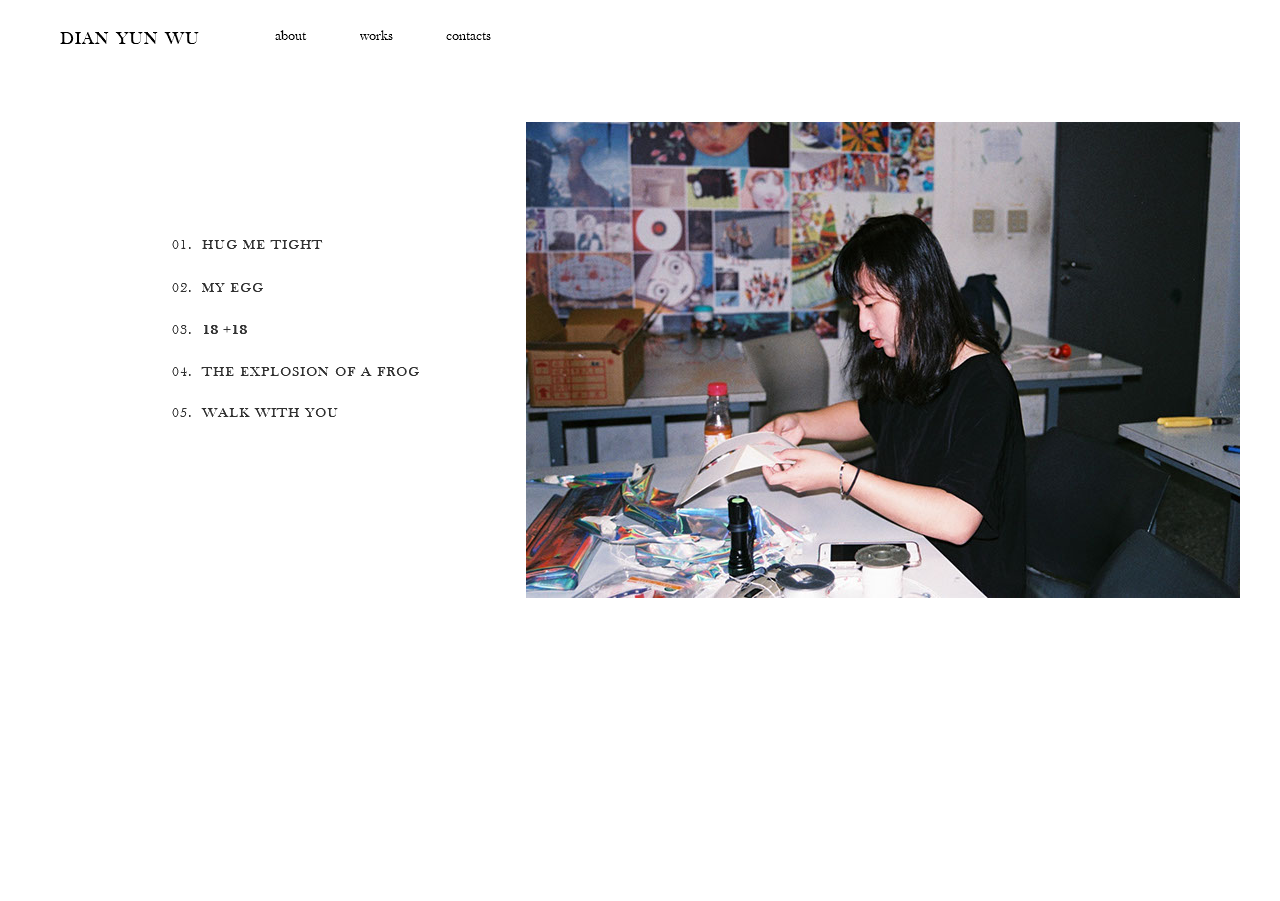
<file: work.html>
<!DOCTYPE html>
<html class="nojs html css_verticalspacer" lang="zh-TW">
 <head>

  <meta http-equiv="Content-type" content="text/html;charset=UTF-8"/>
  <meta name="generator" content="2018.1.1.386"/>
  
  <script type="text/javascript">
   // Update the 'nojs'/'js' class on the html node
document.documentElement.className = document.documentElement.className.replace(/\bnojs\b/g, 'js');

// Check that all required assets are uploaded and up-to-date
if(typeof Muse == "undefined") window.Muse = {}; window.Muse.assets = {"required":["museutils.js", "museconfig.js", "jquery.watch.js", "require.js", "work.css"], "outOfDate":[]};
</script>
  
  <link rel="shortcut icon" href="images/favicon.ico?crc=326028673"/>
  <title>work</title>
  <!-- CSS -->
  <link rel="stylesheet" type="text/css" href="css/site_global.css?crc=444006867"/>
  <link rel="stylesheet" type="text/css" href="css/work.css?crc=3762476852" id="pagesheet"/>
   </head>
 <body>

  <div class="clearfix" id="page"><!-- group -->
   <div class="clearfix grpelem" id="ppu1042-4"><!-- column -->
    <div class="clearfix colelem" id="pu1042-4"><!-- group -->
     <a class="nonblock nontext grpelem" id="u1042-4" href="index.html"><!-- rasterized frame --><img id="u1042-4_img" alt="DIAN YUN WU" width="153" height="22" src="images/u1042-4.png?crc=3842711358"/></a>
     <a class="nonblock nontext grpelem" id="u6395-4" href="about.html"><!-- rasterized frame --><img id="u6395-4_img" alt="about" width="32" height="22" src="images/u6395-4.png?crc=3783734048"/></a>
     <a class="nonblock nontext MuseLinkActive grpelem" id="u6394-4" href="work.html"><!-- rasterized frame --><img id="u6394-4_img" alt="works" width="33" height="22" src="images/u6394-4-a.png?crc=55144272"/></a>
    </div>
    <a class="nonblock nontext colelem" id="u1133-4" href="hug-me-tight.html" target="_blank"><!-- rasterized frame --><img id="u1133-4_img" alt="01. HUG ME TIGHT" width="151" height="17" src="images/u1133-4.png?crc=4049320020"/></a>
    <a class="nonblock nontext colelem" id="u1141-4" href="my-egg.html" target="_blank"><!-- rasterized frame --><img id="u1141-4_img" alt="02. MY EGG" width="91" height="17" src="images/u1141-4.png?crc=4104877707"/></a>
    <a class="nonblock nontext colelem" id="u1156-5" href="18.html" target="_blank"><!-- rasterized frame --><img id="u1156-5_img" alt="03. 18 +18" width="75" height="17" src="images/u1156-5.png?crc=4201058722"/></a>
    <a class="nonblock nontext colelem" id="u1146-4" href="the-explosion-of-a-frog.html" target="_blank"><!-- rasterized frame --><img id="u1146-4_img" alt="04. THE EXPLOSION OF A FROG" width="247" height="17" src="images/u1146-4.png?crc=3978172418"/></a>
    <a class="nonblock nontext colelem" id="u1136-4" href="walk-with-you.html" target="_blank"><!-- rasterized frame --><img id="u1136-4_img" alt="05. WALK WITH YOU" width="166" height="17" src="images/u1136-4.png?crc=3761231817"/></a>
   </div>
   <a class="nonblock nontext grpelem" id="u6393-4" href="contacts.html"><!-- rasterized frame --><img id="u6393-4_img" alt="contacts" width="46" height="22" src="images/u6393-4.png?crc=3814553318"/></a>
   <div class="clip_frame grpelem" id="u1319"><!-- image -->
    <img class="block" id="u1319_img" src="images/s__68100100.jpg?crc=520248298" alt="" width="714" height="476"/>
   </div>
   <div class="verticalspacer" data-offset-top="598" data-content-above-spacer="597" data-content-below-spacer="61"></div>
  </div>
  <!-- Other scripts -->
  <script type="text/javascript">
   // Decide whether to suppress missing file error or not based on preference setting
var suppressMissingFileError = false
</script>
  <script type="text/javascript">
   window.Muse.assets.check=function(c){if(!window.Muse.assets.checked){window.Muse.assets.checked=!0;var b={},d=function(a,b){if(window.getComputedStyle){var c=window.getComputedStyle(a,null);return c&&c.getPropertyValue(b)||c&&c[b]||""}if(document.documentElement.currentStyle)return(c=a.currentStyle)&&c[b]||a.style&&a.style[b]||"";return""},a=function(a){if(a.match(/^rgb/))return a=a.replace(/\s+/g,"").match(/([\d\,]+)/gi)[0].split(","),(parseInt(a[0])<<16)+(parseInt(a[1])<<8)+parseInt(a[2]);if(a.match(/^\#/))return parseInt(a.substr(1),
16);return 0},f=function(f){for(var g=document.getElementsByTagName("link"),j=0;j<g.length;j++)if("text/css"==g[j].type){var l=(g[j].href||"").match(/\/?css\/([\w\-]+\.css)\?crc=(\d+)/);if(!l||!l[1]||!l[2])break;b[l[1]]=l[2]}g=document.createElement("div");g.className="version";g.style.cssText="display:none; width:1px; height:1px;";document.getElementsByTagName("body")[0].appendChild(g);for(j=0;j<Muse.assets.required.length;){var l=Muse.assets.required[j],k=l.match(/([\w\-\.]+)\.(\w+)$/),i=k&&k[1]?
k[1]:null,k=k&&k[2]?k[2]:null;switch(k.toLowerCase()){case "css":i=i.replace(/\W/gi,"_").replace(/^([^a-z])/gi,"_$1");g.className+=" "+i;i=a(d(g,"color"));k=a(d(g,"backgroundColor"));i!=0||k!=0?(Muse.assets.required.splice(j,1),"undefined"!=typeof b[l]&&(i!=b[l]>>>24||k!=(b[l]&16777215))&&Muse.assets.outOfDate.push(l)):j++;g.className="version";break;case "js":j++;break;default:throw Error("Unsupported file type: "+k);}}c?c().jquery!="1.8.3"&&Muse.assets.outOfDate.push("jquery-1.8.3.min.js"):Muse.assets.required.push("jquery-1.8.3.min.js");
g.parentNode.removeChild(g);if(Muse.assets.outOfDate.length||Muse.assets.required.length)g="伺服器上的某些檔案可能遺失或不正確。請清除瀏覽器快取後再試一次。若問題持續發生，請聯絡網站作者。",f&&Muse.assets.outOfDate.length&&(g+="\nOut of date: "+Muse.assets.outOfDate.join(",")),f&&Muse.assets.required.length&&(g+="\nMissing: "+Muse.assets.required.join(",")),suppressMissingFileError?(g+="\nUse SuppressMissingFileError key in AppPrefs.xml to show missing file error pop up.",console.log(g)):alert(g)};location&&location.search&&location.search.match&&location.search.match(/muse_debug/gi)?
setTimeout(function(){f(!0)},5E3):f()}};
var muse_init=function(){require.config({baseUrl:""});require(["jquery","museutils","whatinput","jquery.watch"],function(c){var $ = c;$(document).ready(function(){try{
window.Muse.assets.check($);/* body */
Muse.Utils.transformMarkupToFixBrowserProblemsPreInit();/* body */
Muse.Utils.prepHyperlinks(true);/* body */
Muse.Utils.makeButtonsVisibleAfterSettingMinWidth();/* body */
Muse.Utils.fullPage('#page');/* 100% height page */
Muse.Utils.showWidgetsWhenReady();/* body */
Muse.Utils.transformMarkupToFixBrowserProblems();/* body */
}catch(b){if(b&&"function"==typeof b.notify?b.notify():Muse.Assert.fail("Error calling selector function: "+b),false)throw b;}})})};

</script>
  <!-- RequireJS script -->
  <script src="scripts/require.js?crc=4177726516" type="text/javascript" async data-main="scripts/museconfig.js?crc=128606099" onload="if (requirejs) requirejs.onError = function(requireType, requireModule) { if (requireType && requireType.toString && requireType.toString().indexOf && 0 <= requireType.toString().indexOf('#scripterror')) window.Muse.assets.check(); }" onerror="window.Muse.assets.check();"></script>
   </body>
</html>
</file>
<file: css/site_global.css>
html{min-height:100%;min-width:100%;-ms-text-size-adjust:none;}body,div,dl,dt,dd,ul,ol,li,nav,h1,h2,h3,h4,h5,h6,pre,code,form,fieldset,legend,input,button,textarea,p,blockquote,th,td,a{margin:0px;padding:0px;border-width:0px;border-style:solid;border-color:transparent;-webkit-transform-origin:left top;-ms-transform-origin:left top;-o-transform-origin:left top;transform-origin:left top;background-repeat:no-repeat;}button.submit-btn{-moz-box-sizing:content-box;-webkit-box-sizing:content-box;box-sizing:content-box;}.transition{-webkit-transition-property:background-image,background-position,background-color,border-color,border-radius,color,font-size,font-style,font-weight,letter-spacing,line-height,text-align,box-shadow,text-shadow,opacity;transition-property:background-image,background-position,background-color,border-color,border-radius,color,font-size,font-style,font-weight,letter-spacing,line-height,text-align,box-shadow,text-shadow,opacity;}.transition *{-webkit-transition:inherit;transition:inherit;}table{border-collapse:collapse;border-spacing:0px;}fieldset,img{border:0px;border-style:solid;-webkit-transform-origin:left top;-ms-transform-origin:left top;-o-transform-origin:left top;transform-origin:left top;}address,caption,cite,code,dfn,em,strong,th,var,optgroup{font-style:inherit;font-weight:inherit;}del,ins{text-decoration:none;}li{list-style:none;}caption,th{text-align:left;}h1,h2,h3,h4,h5,h6{font-size:100%;font-weight:inherit;}input,button,textarea,select,optgroup,option{font-family:inherit;font-size:inherit;font-style:inherit;font-weight:inherit;}.form-grp input,.form-grp textarea{-webkit-appearance:none;-webkit-border-radius:0;}body{font-family:Arial, Helvetica Neue, Helvetica, sans-serif;text-align:left;font-size:14px;line-height:17px;word-wrap:break-word;text-rendering:optimizeLegibility;-moz-font-feature-settings:'liga';-ms-font-feature-settings:'liga';-webkit-font-feature-settings:'liga';font-feature-settings:'liga';}a:link{color:#0000FF;text-decoration:underline;}a:visited{color:#800080;text-decoration:underline;}a:hover{color:#0000FF;text-decoration:underline;}a:active{color:#EE0000;text-decoration:underline;}a.nontext{color:black;text-decoration:none;font-style:normal;font-weight:normal;}.normal_text{color:#000000;direction:ltr;font-family:Arial, Helvetica Neue, Helvetica, sans-serif;font-size:14px;font-style:normal;font-weight:normal;letter-spacing:0px;line-height:17px;text-align:left;text-decoration:none;text-indent:0px;text-transform:none;vertical-align:0px;padding:0px;}.list0 li:before{position:absolute;right:100%;letter-spacing:0px;text-decoration:none;font-weight:normal;font-style:normal;}.rtl-list li:before{right:auto;left:100%;}.nls-None > li:before,.nls-None .list3 > li:before,.nls-None .list6 > li:before{margin-right:6px;content:'•';}.nls-None .list1 > li:before,.nls-None .list4 > li:before,.nls-None .list7 > li:before{margin-right:6px;content:'○';}.nls-None,.nls-None .list1,.nls-None .list2,.nls-None .list3,.nls-None .list4,.nls-None .list5,.nls-None .list6,.nls-None .list7,.nls-None .list8{padding-left:34px;}.nls-None.rtl-list,.nls-None .list1.rtl-list,.nls-None .list2.rtl-list,.nls-None .list3.rtl-list,.nls-None .list4.rtl-list,.nls-None .list5.rtl-list,.nls-None .list6.rtl-list,.nls-None .list7.rtl-list,.nls-None .list8.rtl-list{padding-left:0px;padding-right:34px;}.nls-None .list2 > li:before,.nls-None .list5 > li:before,.nls-None .list8 > li:before{margin-right:6px;content:'-';}.nls-None.rtl-list > li:before,.nls-None .list1.rtl-list > li:before,.nls-None .list2.rtl-list > li:before,.nls-None .list3.rtl-list > li:before,.nls-None .list4.rtl-list > li:before,.nls-None .list5.rtl-list > li:before,.nls-None .list6.rtl-list > li:before,.nls-None .list7.rtl-list > li:before,.nls-None .list8.rtl-list > li:before{margin-right:0px;margin-left:6px;}.TabbedPanelsTab{white-space:nowrap;}.MenuBar .MenuBarView,.MenuBar .SubMenuView{display:block;list-style:none;}.MenuBar .SubMenu{display:none;position:absolute;}.NoWrap{white-space:nowrap;word-wrap:normal;}.rootelem{margin-left:auto;margin-right:auto;}.colelem{display:inline;float:left;clear:both;}.clearfix:after{content:"\0020";visibility:hidden;display:block;height:0px;clear:both;}*:first-child+html .clearfix{zoom:1;}.clip_frame{overflow:hidden;}.popup_anchor{position:relative;width:0px;height:0px;}.allow_click_through *{pointer-events:auto;}.popup_element{z-index:100000;}.svg{display:block;vertical-align:top;}span.wrap{content:'';clear:left;display:block;}span.actAsInlineDiv{display:inline-block;}.position_content,.excludeFromNormalFlow{float:left;}.preload_images{position:absolute;overflow:hidden;left:-9999px;top:-9999px;height:1px;width:1px;}.preload{height:1px;width:1px;}.animateStates{-webkit-transition:0.3s ease-in-out;-moz-transition:0.3s ease-in-out;-o-transition:0.3s ease-in-out;transition:0.3s ease-in-out;}[data-whatinput="mouse"] *:focus,[data-whatinput="touch"] *:focus,input:focus,textarea:focus{outline:none;}textarea{resize:none;overflow:auto;}.allow_click_through,.fld-prompt{pointer-events:none;}.wrapped-input{position:absolute;top:0px;left:0px;background:transparent;border:none;}.submit-btn{z-index:50000;cursor:pointer;}.anchor_item{width:22px;height:18px;}.MenuBar .SubMenuVisible,.MenuBarVertical .SubMenuVisible,.MenuBar .SubMenu .SubMenuVisible,.popup_element.Active,span.actAsPara,.actAsDiv,a.nonblock.nontext,img.block{display:block;}.widget_invisible,.js .invi,.js .mse_pre_init{visibility:hidden;}.ose_ei{visibility:hidden;z-index:0;}.no_vert_scroll{overflow-y:hidden;}.always_vert_scroll{overflow-y:scroll;}.always_horz_scroll{overflow-x:scroll;}.fullscreen{overflow:hidden;left:0px;top:0px;position:fixed;height:100%;width:100%;-moz-box-sizing:border-box;-webkit-box-sizing:border-box;-ms-box-sizing:border-box;box-sizing:border-box;}.fullwidth{position:absolute;}.borderbox{-moz-box-sizing:border-box;-webkit-box-sizing:border-box;-ms-box-sizing:border-box;box-sizing:border-box;}.scroll_wrapper{position:absolute;overflow:auto;left:0px;right:0px;top:0px;bottom:0px;padding-top:0px;padding-bottom:0px;margin-top:0px;margin-bottom:0px;}.browser_width > *{position:absolute;left:0px;right:0px;}.grpelem,.accordion_wrapper{display:inline;float:left;}.fld-checkbox input[type=checkbox],.fld-radiobutton input[type=radio]{position:absolute;overflow:hidden;clip:rect(0px, 0px, 0px, 0px);height:1px;width:1px;margin:-1px;padding:0px;border:0px;}.fld-checkbox input[type=checkbox] + label,.fld-radiobutton input[type=radio] + label{display:inline-block;background-repeat:no-repeat;cursor:pointer;float:left;width:100%;height:100%;}.pointer_cursor,.fld-recaptcha-mode,.fld-recaptcha-refresh,.fld-recaptcha-help{cursor:pointer;}p,h1,h2,h3,h4,h5,h6,ol,ul,span.actAsPara{max-height:1000000px;}.superscript{vertical-align:super;font-size:66%;line-height:0px;}.subscript{vertical-align:sub;font-size:66%;line-height:0px;}.horizontalSlideShow{-ms-touch-action:pan-y;touch-action:pan-y;}.verticalSlideShow{-ms-touch-action:pan-x;touch-action:pan-x;}.colelem100,.verticalspacer{clear:both;}.list0 li,.MenuBar .MenuItemContainer,.SlideShowContentPanel .fullscreen img,.css_verticalspacer .verticalspacer{position:relative;}.popup_element.Inactive,.js .disn,.js .an_invi,.hidden,.breakpoint{display:none;}#muse_css_mq{position:absolute;display:none;background-color:#FFFFFE;}.fluid_height_spacer{width:0.01px;}.muse_check_css{display:none;position:fixed;}@media screen and (-webkit-min-device-pixel-ratio:0){body{text-rendering:auto;}}
</file>
<file: css/about.css>
.version.about{color:#000007;background-color:#D3D542;}#page{z-index:1;width:1200px;min-height:538px;background-image:none;border-width:0px;border-color:#000000;background-color:transparent;padding-bottom:62px;margin-left:auto;margin-right:auto;}#u1018-4{z-index:2;position:relative;margin-right:-10000px;width:153px;margin-top:28px;left:20px;}#ppu6386-4{z-index:0;width:0.01px;margin-right:-10000px;margin-top:28px;margin-left:235px;}#pu6386-4{z-index:30;width:0.01px;}#u6386-4{z-index:30;position:relative;margin-right:-10000px;width:32px;}#u6385-4{z-index:26;position:relative;margin-right:-10000px;width:33px;left:85px;}#u6384-4{z-index:22;position:relative;margin-right:-10000px;width:46px;left:170px;}#u1018-4_img,#u6386-4_img,#u6385-4_img,#u6384-4_img{display:block;vertical-align:top;}#u1104{z-index:6;width:719px;background-color:transparent;margin-top:74px;position:relative;}#u1130-14{z-index:8;display:block;vertical-align:top;margin-left:218px;margin-top:42px;position:relative;}.css_verticalspacer .verticalspacer{height:calc(100vh - 914px);}#muse_css_mq,.html{background-color:#FFFFFF;}body{position:relative;min-width:1200px;}
</file>
<file: css/contacts.css>
.version.contacts{color:#0000E8;background-color:#62524C;}#page{z-index:1;width:1200px;min-height:538px;background-image:none;border-width:0px;border-color:#000000;background-color:transparent;padding-bottom:62px;margin-left:auto;margin-right:auto;}#ppu1054-4{z-index:0;width:0.01px;padding-bottom:0px;margin-right:-10000px;margin-top:28px;}#pu1054-4{z-index:2;width:0.01px;margin-left:20px;}#u1054-4{z-index:2;position:relative;margin-right:-10000px;width:153px;}#u6404-4{z-index:33;position:relative;margin-right:-10000px;width:32px;left:215px;}#u6403-4{z-index:29;position:relative;margin-right:-10000px;width:33px;left:300px;}#u6402-4{z-index:25;position:relative;margin-right:-10000px;width:46px;left:386px;}#u1054-4_img,#u6404-4_img,#u6403-4_img,#u6402-4_img{display:block;vertical-align:top;}#u1111{z-index:23;width:719px;background-color:transparent;margin-top:62px;position:relative;}#u1070-17{z-index:6;display:block;vertical-align:top;position:relative;margin-right:-10000px;margin-top:286px;left:785px;}.css_verticalspacer .verticalspacer{height:calc(100vh - 648px);}#muse_css_mq,.html{background-color:#FFFFFF;}body{position:relative;min-width:1200px;}
</file>
<file: css/hug-me-tight.css>
.version.hug_me_tight{color:#000014;background-color:#34C4F5;}#page{z-index:1;width:1200px;min-height:538px;background-image:none;border-width:0px;border-color:#000000;background-color:transparent;padding-bottom:62px;margin-left:auto;margin-right:auto;}#ppu1229-4{z-index:0;width:0.01px;margin-right:-10000px;margin-top:28px;margin-left:20px;}#pu1229-4{z-index:2;width:0.01px;}#u1229-4{z-index:2;position:relative;margin-right:-10000px;width:153px;}#u6413-4{z-index:88;position:relative;margin-right:-10000px;width:32px;left:215px;}#u6412-4{z-index:84;position:relative;margin-right:-10000px;width:33px;left:300px;}#pu5770-4{z-index:64;width:0.01px;margin-left:21px;margin-top:20px;}#u5770-4{z-index:64;display:block;vertical-align:top;position:relative;margin-right:-10000px;left:-1px;}#u5766-4{z-index:30;position:relative;margin-right:-10000px;width:121px;left:80px;}#u5768-4{z-index:46;position:relative;margin-right:-10000px;width:71px;margin-top:1px;left:245px;}#u1289-6{z-index:6;display:block;vertical-align:top;margin-top:43px;position:relative;}#u1292-4{z-index:12;display:block;vertical-align:top;position:relative;}#u1355{z-index:22;width:369px;background-color:transparent;margin-left:5px;margin-top:119px;position:relative;}#u1362{z-index:24;width:369px;background-color:transparent;margin-left:5px;margin-top:4px;position:relative;}#u1369{z-index:26;width:369px;background-color:transparent;margin-left:5px;margin-top:1px;position:relative;}#pu6485-4{z-index:68;width:0.01px;margin-left:21px;margin-top:911px;}#u6485-4{z-index:68;display:block;vertical-align:top;position:relative;margin-right:-10000px;left:-1px;}#u6490-4{z-index:34;position:relative;margin-right:-10000px;width:121px;left:80px;}#u6494-4{z-index:50;position:relative;margin-right:-10000px;width:71px;left:245px;}#pu6411-4{z-index:80;width:0.01px;margin-right:-10000px;margin-top:28px;margin-left:398px;}#u6411-4{z-index:80;margin-left:8px;position:relative;}#pu5769-5{z-index:54;width:0.01px;margin-left:3px;margin-top:20px;}#u5769-5{z-index:54;position:relative;margin-right:-10000px;width:58px;}#u5771-4{z-index:72;position:relative;margin-right:-10000px;width:206px;left:102px;}#u5767-4{z-index:38;position:relative;margin-right:-10000px;width:135px;left:352px;}#u1333{z-index:16;width:782px;background-color:transparent;margin-top:56px;position:relative;}#u1341{z-index:18;width:781px;background-color:transparent;margin-top:5px;position:relative;}#u1376{z-index:28;width:782px;background-color:transparent;margin-top:4px;position:relative;}#u1348{z-index:20;width:782px;background-color:transparent;margin-top:4px;position:relative;}#pu6498-5{z-index:59;width:0.01px;margin-left:3px;margin-top:75px;}#u6498-5{z-index:59;position:relative;margin-right:-10000px;width:58px;}#u6502-4{z-index:76;position:relative;margin-right:-10000px;width:206px;left:102px;}#u6506-4{z-index:42;position:relative;margin-right:-10000px;width:135px;left:352px;}#u1229-4_img,#u6413-4_img,#u6412-4_img,#u5766-4_img,#u5768-4_img,#u6490-4_img,#u6494-4_img,#u6411-4_img,#u5769-5_img,#u5771-4_img,#u5767-4_img,#u6498-5_img,#u6502-4_img,#u6506-4_img{display:block;vertical-align:top;}.css_verticalspacer .verticalspacer{height:calc(100vh - 2391px);}#muse_css_mq,.html{background-color:#FFFFFF;}body{position:relative;min-width:1200px;}
</file>
<file: css/the-explosion-of-a-frog.css>
.version.the_explosion_of_a_frog{color:#0000EF;background-color:#2A3615;}#page{z-index:1;width:1200px;min-height:538px;background-image:none;border-width:0px;border-color:#000000;background-color:transparent;padding-bottom:62px;margin-left:auto;margin-right:auto;}#ppu1265-4{z-index:0;width:0.01px;margin-right:-10000px;margin-top:28px;margin-left:19px;}#pu1265-4{z-index:2;width:0.01px;margin-left:1px;}#u1265-4{z-index:2;position:relative;margin-right:-10000px;width:153px;}#u6440-4{z-index:77;position:relative;margin-right:-10000px;width:32px;left:215px;}#u6439-4{z-index:73;position:relative;margin-right:-10000px;width:33px;left:300px;}#u6438-4{z-index:69;position:relative;margin-right:-10000px;width:46px;left:386px;}#pu5734-4{z-index:53;width:0.01px;margin-left:21px;margin-top:20px;}#u5734-4{z-index:53;display:block;vertical-align:top;position:relative;margin-right:-10000px;left:-1px;}#u5730-4{z-index:19;position:relative;margin-right:-10000px;width:121px;left:80px;}#u5732-4{z-index:35;position:relative;margin-right:-10000px;width:71px;margin-top:1px;left:245px;}#u5733-5{z-index:43;position:relative;margin-right:-10000px;width:58px;left:360px;}#u5735-4{z-index:61;position:relative;margin-right:-10000px;width:206px;left:462px;}#u1307-8{z-index:6;display:block;vertical-align:top;margin-top:43px;position:relative;}#u1308-4{z-index:14;display:block;vertical-align:top;margin-left:1px;position:relative;}#u5555{z-index:18;width:560px;min-height:319px;border-width:0px;border-color:transparent;background-color:transparent;margin-left:1px;margin-top:76px;position:relative;}#pu6296-4{z-index:57;width:0.01px;margin-left:21px;margin-top:155px;}#u6296-4{z-index:57;display:block;vertical-align:top;position:relative;margin-right:-10000px;left:-1px;}#u6299-4{z-index:23;position:relative;margin-right:-10000px;width:121px;left:80px;}#u6302-4{z-index:39;position:relative;margin-right:-10000px;width:71px;margin-top:1px;left:245px;}#u6305-5{z-index:48;position:relative;margin-right:-10000px;width:58px;left:360px;}#u6308-4{z-index:65;position:relative;margin-right:-10000px;width:206px;left:462px;}#pu5731-4{z-index:27;width:0.01px;padding-bottom:0px;margin-right:-10000px;margin-top:70px;margin-left:752px;}#u5731-4{z-index:27;position:relative;}#u6311-4{z-index:31;margin-top:848px;position:relative;}#u1265-4_img,#u6440-4_img,#u6439-4_img,#u6438-4_img,#u5730-4_img,#u5732-4_img,#u5733-5_img,#u5735-4_img,#u6299-4_img,#u6302-4_img,#u6305-5_img,#u6308-4_img,#u5731-4_img,#u6311-4_img{display:block;vertical-align:top;}.css_verticalspacer .verticalspacer{height:calc(100vh - 1011px);}#muse_css_mq,.html{background-color:#FFFFFF;}body{position:relative;min-width:1200px;}
</file>
<file: css/walk-with-you.css>
.version.walk_with_you{color:#000013;background-color:#7200F2;}#page{z-index:1;width:1200px;min-height:538px;background-image:none;border-width:0px;border-color:#000000;background-color:transparent;padding-bottom:62px;margin-left:auto;margin-right:auto;}#ppu1277-4{z-index:0;width:0.01px;margin-right:-10000px;margin-top:28px;margin-left:19px;}#pu1277-4{z-index:2;width:0.01px;margin-left:1px;}#u1277-4{z-index:2;position:relative;margin-right:-10000px;width:153px;}#u6449-4{z-index:75;position:relative;margin-right:-10000px;width:32px;left:215px;}#u6448-4{z-index:71;position:relative;margin-right:-10000px;width:33px;left:300px;}#u6447-4{z-index:67;position:relative;margin-right:-10000px;width:46px;left:386px;}#pu5752-4{z-index:51;width:0.01px;margin-left:21px;margin-top:20px;}#u5752-4{z-index:51;display:block;vertical-align:top;position:relative;margin-right:-10000px;left:-1px;}#u5748-4{z-index:17;position:relative;margin-right:-10000px;width:121px;left:80px;}#u5750-4{z-index:33;position:relative;margin-right:-10000px;width:71px;margin-top:1px;left:245px;}#u5751-5{z-index:41;position:relative;margin-right:-10000px;width:58px;left:360px;}#u5753-4{z-index:59;position:relative;margin-right:-10000px;width:206px;left:462px;}#u1313-6{z-index:6;display:block;vertical-align:top;margin-top:43px;position:relative;}#u1314-4{z-index:12;display:block;vertical-align:top;margin-left:1px;margin-top:58px;position:relative;}#u5583{z-index:16;width:560px;min-height:319px;border-width:0px;border-color:transparent;background-color:transparent;margin-left:1px;margin-top:68px;position:relative;}#pu6332-4{z-index:55;width:0.01px;margin-left:21px;margin-top:116px;}#u6332-4{z-index:55;display:block;vertical-align:top;position:relative;margin-right:-10000px;left:-1px;}#u6335-4{z-index:21;position:relative;margin-right:-10000px;width:121px;left:80px;}#u6338-4{z-index:37;position:relative;margin-right:-10000px;width:71px;margin-top:1px;left:245px;}#u6341-5{z-index:46;position:relative;margin-right:-10000px;width:58px;left:360px;}#u6344-4{z-index:63;position:relative;margin-right:-10000px;width:206px;left:462px;}#pu5749-4{z-index:25;width:0.01px;margin-right:-10000px;margin-top:70px;margin-left:752px;}#u5749-4{z-index:25;position:relative;}#u6347-4{z-index:29;margin-top:743px;position:relative;}#u1277-4_img,#u6449-4_img,#u6448-4_img,#u6447-4_img,#u5748-4_img,#u5750-4_img,#u5751-5_img,#u5753-4_img,#u6335-4_img,#u6338-4_img,#u6341-5_img,#u6344-4_img,#u5749-4_img,#u6347-4_img{display:block;vertical-align:top;}.css_verticalspacer .verticalspacer{height:calc(100vh - 906px);}#muse_css_mq,.html{background-color:#FFFFFF;}body{position:relative;min-width:1200px;}
</file>
<file: css/work.css>
.version.work{color:#0000E0;background-color:#42D734;}#page{z-index:1;width:1200px;min-height:538px;background-image:none;border-width:0px;border-color:#000000;background-color:transparent;padding-bottom:62px;margin-left:auto;margin-right:auto;}#ppu1042-4{z-index:0;width:0.01px;padding-bottom:0px;margin-right:-10000px;margin-top:28px;margin-left:20px;}#pu1042-4{z-index:2;width:0.01px;}#u1042-4{z-index:2;position:relative;margin-right:-10000px;width:153px;}#u6395-4{z-index:37;position:relative;margin-right:-10000px;width:32px;left:215px;}#u6394-4{z-index:33;position:relative;margin-right:-10000px;width:33px;left:300px;}#u1133-4{z-index:6;margin-left:112px;margin-top:187px;position:relative;}#u1141-4{z-index:14;margin-left:112px;margin-top:26px;position:relative;}#u1156-5{z-index:18;margin-left:112px;margin-top:25px;position:relative;}#u1146-4{z-index:23;margin-left:112px;margin-top:25px;position:relative;}#u1136-4{z-index:10;margin-left:112px;margin-top:24px;position:relative;}#u6393-4{z-index:29;position:relative;margin-right:-10000px;width:46px;margin-top:28px;left:406px;}#u1042-4_img,#u6395-4_img,#u6394-4_img,#u1133-4_img,#u1141-4_img,#u1156-5_img,#u1146-4_img,#u1136-4_img,#u6393-4_img{display:block;vertical-align:top;}#u1319{z-index:27;width:714px;background-color:transparent;position:relative;margin-right:-10000px;margin-top:122px;left:486px;}.css_verticalspacer .verticalspacer{height:calc(100vh - 658px);}#muse_css_mq,.html{background-color:#FFFFFF;}body{position:relative;min-width:1200px;}
</file>
